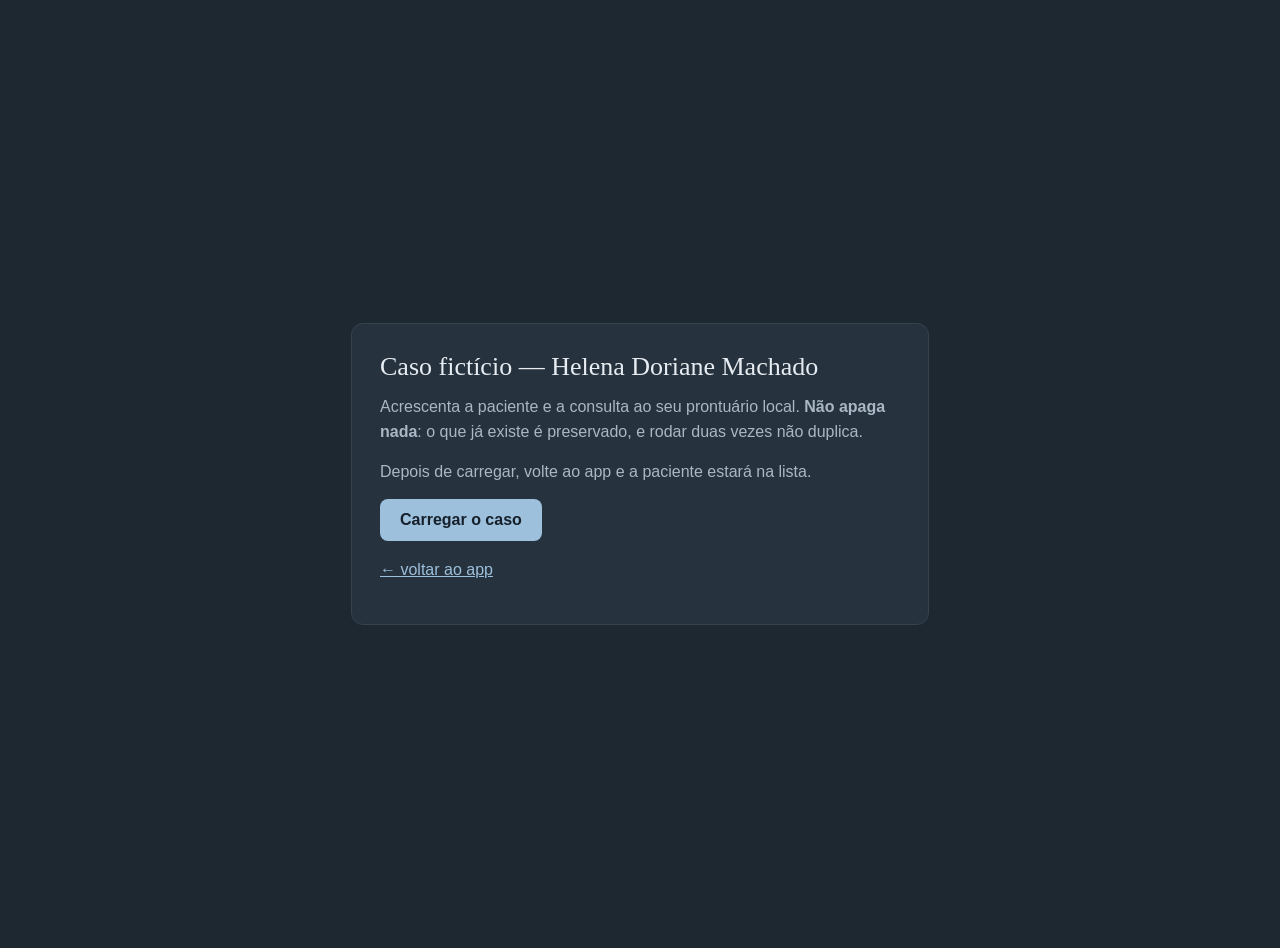
<file: carregar-caso.html>
<!doctype html>
<html lang="pt-BR"><head><meta charset="utf-8"><title>Carregar caso fictício</title>
<style>
 body{font-family:-apple-system,BlinkMacSystemFont,"Segoe UI",sans-serif;background:#1e2831;color:#e6ecf1;
      display:flex;min-height:100vh;align-items:center;justify-content:center;margin:0;padding:24px}
 .card{max-width:520px;background:#26323d;border:1px solid #35434f;border-radius:12px;padding:28px}
 h1{font-family:Georgia,serif;font-weight:500;font-size:26px;margin:0 0 12px}
 p{line-height:1.6;color:#a9b8c4;margin:0 0 14px}
 button{font:inherit;font-weight:600;background:#9dc0dc;color:#16202b;border:0;border-radius:8px;
        padding:12px 20px;cursor:pointer}
 button:hover{background:#b0cee5}
 a{color:#9dc0dc}
 #saida{margin-top:16px;font-size:15px;color:#8fd0a8}
</style></head><body><div class="card">
<h1>Caso fictício — Helena Doriane Machado</h1>
<p>Acrescenta a paciente e a consulta ao seu prontuário local. <strong>Não apaga nada</strong>:
o que já existe é preservado, e rodar duas vezes não duplica.</p>
<p>Depois de carregar, volte ao app e a paciente estará na lista.</p>
<button id="btn">Carregar o caso</button>
<p id="saida"></p>
<p><a href="/index.html">← voltar ao app</a></p>
</div>
<script>
document.getElementById('btn').addEventListener('click', () => {

  const CHAVE = 'regis_psiquiatr_ia_v1';
  const atual = JSON.parse(localStorage.getItem(CHAVE) || '{}');
  const paciente = {
  "id": "p-ficticio-2",
  "nome": "Helena Doriane Machado (fictícia)",
  "nascimento": "1991-11-03",
  "sexo": "Feminino",
  "estadoCivil": "Solteiro(a)",
  "ocupacao": "Fonoaudióloga",
  "escolaridade": "Superior completo",
  "religiao": "Católica não praticante",
  "telefone": "(31) 90000-0000",
  "cidade": "Belo Horizonte",
  "estado": "MG"
};
  const consulta = {
  "id": "c-ficticio-2",
  "patientId": "p-ficticio-2",
  "data": "2026-08-19",
  "label": "Consulta — caso fictício",
  "type": "consultation",
  "consultationMode": "IN_PERSON",
  "anamnesisInputMode": "manual",
  "queixa": "Estou cansada de viver triste e sozinha.",
  "hdaManual": "Refere humor deprimido persistente desde a adolescencia, sem periodo de remissao completa, com piora nos ultimos dois anos. Ja usou tres antidepressivos em dose plena e tempo adequado, com potencializacao por litio, sem resposta sustentada. Refere beneficio parcial e o unico consistente com psicoterapia cognitivo-comportamental e com terapia comportamental dialetica. Eletroconvulsoterapia foi indicada por dois psiquiatras anteriores e recusada por ela. Duas internacoes psiquiatricas por ideacao suicida e por cortes profundos em antebraco que exigiram sutura. Nota que os episodios de autolesao se concentram nos dias seguintes a visitas a familia ou a visitas dos pais sem aviso previo. Mantem desempenho profissional elevado, e referencia no servico onde atende criancas com deficiencia auditiva. Refere dificuldade importante de intimidade: medo e nojo intensos diante de qualquer aproximacao sexual, seguidos de vergonha e sensacao de ser 'suja'. Sono nao reparador na maioria das noites, com pesadelos recorrentes de perseguicao por um homem que ela nao consegue identificar. Refere sobressalto exagerado a ruidos, conferencia repetida das portas antes de dormir e habito de contar ou cantar mentalmente para nao deixar os pensamentos virem. Quando ansiosa, muda os moveis de lugar e diz que isso a faz sentir-se mais segura.",
  "medicos": "Sem comorbidade clinica conhecida. Hemograma, TSH, B12 e funcao hepatica normais ha tres meses. Nao usa medicacao nao psiquiatrica.",
  "depressaoSintomas": [
    "Desinteresse ou falta de prazer",
    "Desanimo ou desesperanca",
    "Cansaco ou falta de energia",
    "Dificuldade de concentracao",
    "Baixa autoestima",
    "Sentimento de ruina"
  ],
  "maniaHipomaniaSintomas": [
    "Nega sintomas relacionados"
  ],
  "ansiedadeSintomas": [
    "Tensao corporal",
    "Dificuldade de focar",
    "Sintomas fisicos"
  ],
  "psicoseSintomas": [
    "Nega sintomas relacionados"
  ],
  "sonoCaracteristicas": [
    "Sono nao reparador",
    "Dificuldade para adormecer",
    "Despertares noturnos"
  ],
  "apetiteCaracteristicas": [
    "Reducao do apetite"
  ],
  "usoSubstanciasComportamentos": [],
  "impactoSintomas": [
    "Moderado"
  ],
  "riscoSuicidioIndicadores": [
    "Desesperanca",
    "Desejo de morrer ou de nao acordar",
    "Ideacao suicida",
    "Autoagressao sem intencao suicida"
  ],
  "riscoSuicidioRazoesViver": "Nega plano e nega intencao atual. Diz que os pensamentos de morte estao 'sempre por perto', sem urgencia no momento.",
  "riscoSuicidioRazoesParaViver": "As criancas que atende e duas amizades de longa data. Refere que nao faria isso com a irma mais nova.",
  "psiPrevios": [
    "Depressao"
  ],
  "tratamentos": [
    "Psicoterapia",
    "Antidepressivos",
    "Estabilizador de humor",
    "Internacao psiquiatrica"
  ],
  "familiares": [
    "Depressao",
    "Outro"
  ],
  "familiaresOutro": "Padrasto com dependencia de alcool, abstinente ha catorze anos.",
  "fatores": [
    "Conflito familiar"
  ],
  "fatoresMelhora": [
    "Psicoterapia",
    "Rotina estruturada",
    "Afastamento de estressor"
  ],
  "impacto": [
    "Moderado",
    "Prejuizo social",
    "Prejuizo familiar"
  ],
  "historia": "Criada pela mae e pelo padrasto a partir dos cinco anos. Refere relacao 'boa' com ambos. Descreve o padrasto como 'controlador' com a mae e com dificuldade de lidar com a propria raiva, abstinente de alcool ha catorze anos. O irmao mais velho relatou, quando ela tinha onze anos, 'toques estranhos' por parte do padrasto. Nao houve investigacao. Houve pedido de desculpas do padrasto as duas criancas dentro de uma intervencao da igreja e de internacao para tratamento de alcoolismo. A paciente nega ter sofrido qualquer abuso e nega sentimentos a respeito: diz que 'ele resolveu aquilo, nao tenho por que ter raiva'. Refere poucas lembrancas do periodo entre os seis e os doze anos. Os irmaos brincam que ela nao lembra de aniversarios, festas de escola nem viagens. Explica a falha de memoria dizendo que 'nao lembro porque nao aconteceu nada'. Retraida ate o ensino medio, quando passou a ter bom rendimento e a participar de grupos. Nega uso de alcool ou de outras substancias, e refere que o cheiro de alcool lhe da nausea.",
  "aparencia": [
    "Adequada"
  ],
  "atencao": [
    "Distraibilidade",
    "Hipervigil"
  ],
  "orientacao": [
    "Orientado"
  ],
  "memoria": [
    "Amnesia lacunar"
  ],
  "sensopercepcao": [
    "Sem alteracao"
  ],
  "pensamentoCursoForma": [
    "Adequado"
  ],
  "pensamentoConteudo": [
    "Ideacao suicida"
  ],
  "linguagem": [
    "Adequada"
  ],
  "humor": [
    "Depressao/hipotimia"
  ],
  "afeto": [
    "Afeto restrito/aplanado",
    "Embotamento"
  ],
  "psicomotricidade": [
    "Sem alteracao"
  ],
  "vontade": [
    "Hipobulia"
  ],
  "juizoCritico": [
    "Preservado"
  ],
  "memoriaOutro": "Lacuna referida entre os seis e os doze anos, sem amnesia continua no dia a dia.",
  "afetoOutro": "Descreve-se como 'anestesiada'. Respostas coerentes e objetivas, frequentemente sem conteudo emocional.",
  "fisico": "Cicatrizes lineares antigas em face anterior de ambos os antebracos. Sem outros achados relevantes.",
  "aiMode": "rag",
  "pharmaAiMode": "rag",
  "diagnosticoAiSindromico": "Síndrome depressiva persistente grave, com sintomas ansiosos, ideação suicida crônica e episódios de autoagressão\nSíndrome de estresse pós-traumático crônico, com sintomas dissociativos, hipervigilância, pesadelos e evitação",
  "diagnosticoAiNosologico": "Transtorno depressivo persistente (distimia), episódio grave, resistente ao tratamento - CID-11: 6A72 - DSM-5-TR: F34.1\nTranstorno de estresse pós-traumático (TEPT) - CID-11: 6B40 - DSM-5-TR: F43.10\nTranstorno de personalidade borderline - CID-11: 6D10 - DSM-5-TR: F60.3",
  "diagnosticoAiEtiologico": "Histórico de trauma psicológico na infância/adolescência",
  "ragSources": [
    {
      "file_id": "file-Te7pAHiy5FRS5AqQYP6TPf",
      "filename": "Tratado psiquiatria 2022 ABP 2.pdf",
      "score": 0.5685,
      "attributes": {}
    }
  ],
  "aiStatus": "Caso fictício carregado com o resultado real da RAG.",
  "tratamentoAiMedicamentos": "Imipramina | Dose inicial: 100 mg/dia | Progressao: Aumentar gradualmente conforme tolerância e resposta clínica, geralmente em incrementos semanais de 25-50 mg | Dose final: 150-200 mg/dia\nMirtazapina | Dose inicial: 15 mg/dia à noite | Progressao: Aumentar para 30 mg/dia após 1-2 semanas, conforme resposta e tolerância | Dose final: 30-45 mg/dia\nQuetiapina (off-label para potencialização) | Dose inicial: 25 mg/noite | Progressao: Aumentar gradualmente em incrementos de 25-50 mg a cada poucos dias, conforme tolerância e resposta | Dose final: 150-300 mg/dia",
  "tratamentoAiAbordagens": "Psicoterapia cognitivo-comportamental e terapia comportamental dialética | Manter e intensificar acompanhamento psicoterápico estruturado, com foco em manejo de sintomas depressivos, estratégias de enfrentamento e prevenção de recaídas.\nIntervenção em trauma e TEPT | Avaliar indicação de abordagens específicas para trauma, como EMDR ou terapia focada em trauma, conforme disponibilidade e aceitação da paciente.\nPlano de segurança e monitoramento de risco | Elaborar plano de segurança para manejo de ideação suicida e autoagressão, com monitoramento regular do risco e envolvimento de rede de apoio confiável.",
  "treatmentStatus": "Caso fictício: 3 opções medicamentosas e 3 abordagens propostas para você assinalar.",
  "diagnosticoSelecionado": [],
  "tratamentoMedicamentosSelecionados": [],
  "abordagensSelecionadas": []
};
  const semDuplicata = (lista, id) => (Array.isArray(lista) ? lista : []).filter(x => x.id !== id);
  const novo = {
    ...atual,
    patients: [paciente, ...semDuplicata(atual.patients, paciente.id)],
    consultations: [consulta, ...semDuplicata(atual.consultations, consulta.id)],
    returns: Array.isArray(atual.returns) ? atual.returns : []
  };
  localStorage.setItem(CHAVE, JSON.stringify(novo));
  console.log('Caso fictício carregado. Pacientes agora:', novo.patients.length);
  document.getElementById('saida').textContent = 'Pronto. Voltando ao app...';
  setTimeout(() => { location.href = '/index.html'; }, 900);
});
</script></body></html>
</file>
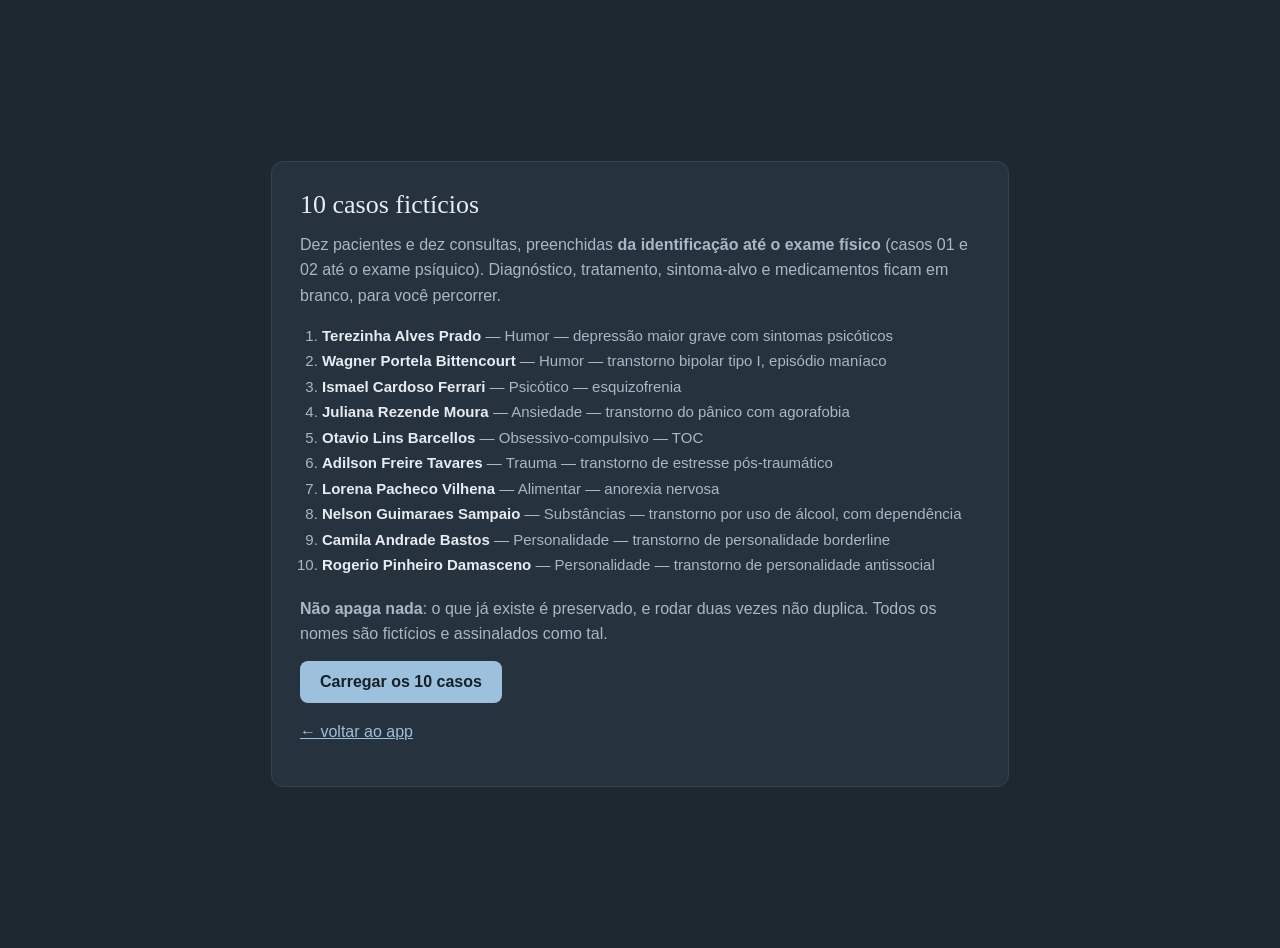
<file: carregar-casos.html>
<!doctype html>
<html lang="pt-BR"><head><meta charset="utf-8"><title>Carregar 10 casos fictícios</title>
<style>
 body{font-family:-apple-system,BlinkMacSystemFont,"Segoe UI",sans-serif;background:#1e2831;color:#e6ecf1;
      display:flex;min-height:100vh;align-items:center;justify-content:center;margin:0;padding:24px}
 .card{max-width:680px;background:#26323d;border:1px solid #35434f;border-radius:12px;padding:28px}
 h1{font-family:Georgia,serif;font-weight:500;font-size:26px;margin:0 0 12px}
 p{line-height:1.6;color:#a9b8c4;margin:0 0 14px}
 ol{line-height:1.7;color:#a9b8c4;margin:0 0 18px;padding-left:22px;font-size:15px}
 ol strong{color:#e6ecf1;font-weight:600}
 button{font:inherit;font-weight:600;background:#9dc0dc;color:#16202b;border:0;border-radius:8px;
        padding:12px 20px;cursor:pointer}
 button:hover{background:#b0cee5}
 a{color:#9dc0dc}
 #saida{margin-top:16px;font-size:15px;color:#8fd0a8}
</style></head><body><div class="card">
<h1>10 casos fictícios</h1>
<p>Dez pacientes e dez consultas, preenchidas <strong>da identificação até o exame físico</strong> (casos 01 e 02 até o exame psíquico).
Diagnóstico, tratamento, sintoma-alvo e medicamentos ficam em branco, para você percorrer.</p>
<ol>
  <li><strong>Terezinha Alves Prado</strong> — Humor — depressão maior grave com sintomas psicóticos</li>
  <li><strong>Wagner Portela Bittencourt</strong> — Humor — transtorno bipolar tipo I, episódio maníaco</li>
  <li><strong>Ismael Cardoso Ferrari</strong> — Psicótico — esquizofrenia</li>
  <li><strong>Juliana Rezende Moura</strong> — Ansiedade — transtorno do pânico com agorafobia</li>
  <li><strong>Otavio Lins Barcellos</strong> — Obsessivo-compulsivo — TOC</li>
  <li><strong>Adilson Freire Tavares</strong> — Trauma — transtorno de estresse pós-traumático</li>
  <li><strong>Lorena Pacheco Vilhena</strong> — Alimentar — anorexia nervosa</li>
  <li><strong>Nelson Guimaraes Sampaio</strong> — Substâncias — transtorno por uso de álcool, com dependência</li>
  <li><strong>Camila Andrade Bastos</strong> — Personalidade — transtorno de personalidade borderline</li>
  <li><strong>Rogerio Pinheiro Damasceno</strong> — Personalidade — transtorno de personalidade antissocial</li>
</ol>
<p><strong>Não apaga nada</strong>: o que já existe é preservado, e rodar duas vezes não duplica.
Todos os nomes são fictícios e assinalados como tal.</p>
<button id="btn">Carregar os 10 casos</button>
<p id="saida"></p>
<p><a href="/index.html">← voltar ao app</a></p>
</div>
<script>
document.getElementById('btn').addEventListener('click', () => {
  const CHAVE = 'regis_psiquiatr_ia_v1';
  const atual = JSON.parse(localStorage.getItem(CHAVE) || '{}');
  const pacientes = [
  {
    "nome": "Terezinha Alves Prado (fictícia)",
    "sexo": "Feminino",
    "genero": "Cis",
    "nascimento": "1968-02-14",
    "estadoCivil": "Viuvo(a)",
    "ocupacao": "Aposentada, ex-costureira",
    "escolaridade": "Fundamental",
    "religiao": "Catolica",
    "telefone": "(31) 90000-0001",
    "cidade": "Contagem",
    "estado": "MG",
    "id": "p-caso-01"
  },
  {
    "nome": "Wagner Portela Bittencourt (fictício)",
    "sexo": "Masculino",
    "genero": "Cis",
    "nascimento": "1995-06-30",
    "estadoCivil": "Solteiro(a)",
    "ocupacao": "Corretor de imoveis",
    "escolaridade": "Superior",
    "religiao": "Sem religiao",
    "telefone": "(31) 90000-0002",
    "cidade": "Belo Horizonte",
    "estado": "MG",
    "id": "p-caso-02"
  },
  {
    "nome": "Ismael Cardoso Ferrari (fictício)",
    "sexo": "Masculino",
    "genero": "Cis",
    "nascimento": "2002-09-08",
    "estadoCivil": "Solteiro(a)",
    "ocupacao": "Estudante, trancou a faculdade",
    "escolaridade": "Medio",
    "religiao": "Evangelica",
    "telefone": "(31) 90000-0003",
    "cidade": "Betim",
    "estado": "MG",
    "id": "p-caso-03"
  },
  {
    "nome": "Juliana Rezende Moura (fictícia)",
    "sexo": "Feminino",
    "genero": "Cis",
    "nascimento": "1997-04-22",
    "estadoCivil": "Casado(a)",
    "ocupacao": "Analista de recursos humanos",
    "escolaridade": "Superior",
    "religiao": "Espirita",
    "telefone": "(31) 90000-0004",
    "cidade": "Nova Lima",
    "estado": "MG",
    "id": "p-caso-04"
  },
  {
    "nome": "Otavio Lins Barcellos (fictício)",
    "sexo": "Masculino",
    "genero": "Cis",
    "nascimento": "1991-01-19",
    "estadoCivil": "Casado(a)",
    "ocupacao": "Bancario",
    "escolaridade": "Superior",
    "religiao": "Catolica",
    "telefone": "(31) 90000-0005",
    "cidade": "Belo Horizonte",
    "estado": "MG",
    "id": "p-caso-05"
  },
  {
    "nome": "Adilson Freire Tavares (fictício)",
    "sexo": "Masculino",
    "genero": "Cis",
    "nascimento": "1985-07-05",
    "estadoCivil": "Casado(a)",
    "ocupacao": "Policial militar, afastado",
    "escolaridade": "Medio",
    "religiao": "Evangelica",
    "telefone": "(31) 90000-0006",
    "cidade": "Ribeirao das Neves",
    "estado": "MG",
    "id": "p-caso-06"
  },
  {
    "nome": "Lorena Pacheco Vilhena (fictícia)",
    "sexo": "Feminino",
    "genero": "Cis",
    "nascimento": "2007-03-27",
    "estadoCivil": "Solteiro(a)",
    "ocupacao": "Estudante universitaria",
    "escolaridade": "Medio",
    "religiao": "Agnostico(a)",
    "telefone": "(31) 90000-0007",
    "cidade": "Belo Horizonte",
    "estado": "MG",
    "id": "p-caso-07"
  },
  {
    "nome": "Nelson Guimaraes Sampaio (fictício)",
    "sexo": "Masculino",
    "genero": "Cis",
    "nascimento": "1974-10-11",
    "estadoCivil": "Divorciado(a)",
    "ocupacao": "Motorista de caminhao, desempregado",
    "escolaridade": "Fundamental",
    "religiao": "Catolica",
    "telefone": "(31) 90000-0008",
    "cidade": "Sete Lagoas",
    "estado": "MG",
    "id": "p-caso-08"
  },
  {
    "nome": "Camila Andrade Bastos (fictícia)",
    "sexo": "Feminino",
    "genero": "Cis",
    "nascimento": "2000-05-16",
    "estadoCivil": "Solteiro(a)",
    "ocupacao": "Publicitaria",
    "escolaridade": "Superior",
    "religiao": "Sem religiao",
    "telefone": "(31) 90000-0009",
    "cidade": "Belo Horizonte",
    "estado": "MG",
    "id": "p-caso-09"
  },
  {
    "nome": "Rogerio Pinheiro Damasceno (fictício)",
    "sexo": "Masculino",
    "genero": "Cis",
    "nascimento": "1992-12-02",
    "estadoCivil": "Solteiro(a)",
    "ocupacao": "Ajudante de obra, sem vinculo fixo",
    "escolaridade": "Fundamental",
    "religiao": "Sem religiao",
    "telefone": "(31) 90000-0010",
    "cidade": "Belo Horizonte",
    "estado": "MG",
    "id": "p-caso-10"
  }
];
  const consultas = [
  {
    "queixa": "Nao durmo, nao como e sinto que estou apodrecendo por dentro.",
    "hdaManual": "Ha sete meses, apos a morte do marido, iniciou tristeza continua que nao cedeu com o tempo. Nos ultimos dois meses parou de cozinhar, de sair e de atender o telefone. Perdeu 11 kg sem dieta. Acorda por volta das 3h e nao volta a dormir; diz que a manha e a pior parte do dia. Afirma com conviccao que seus orgaos estao apodrecendo e que nao ha mais tratamento possivel, e que a familia gasta dinheiro a toa com ela. Recusa-se a ir ao medico clinico porque 'nao adianta'. Filha relata que a mae repete que seria melhor 'ir logo encontrar o pai'. Nao ha plano estruturado nem tentativa previa.",
    "medicos": "Hipertensao em uso de losartana. Hemograma, TSH, B12, funcao renal e hepatica sem alteracoes ha um mes. Nega doenca neurologica.",
    "depressaoSintomas": [
      "Desinteresse ou falta de prazer",
      "Desanimo ou desesperanca",
      "Cansaco ou falta de energia",
      "Fala lenta",
      "Baixa autoestima",
      "Sentimento de ruina",
      "Sentimento de estorvo para a familia"
    ],
    "maniaHipomaniaSintomas": [
      "Nega sintomas relacionados"
    ],
    "ansiedadeSintomas": [
      "Tensao corporal"
    ],
    "sonoCaracteristicas": [
      "Despertar precoce",
      "Sono nao reparador"
    ],
    "apetiteCaracteristicas": [
      "Reducao do apetite",
      "Perda de peso recente"
    ],
    "usoSubstanciasComportamentos": [],
    "psicoseSintomas": [
      "Outro"
    ],
    "psicoseSintomasOutro": "Conviccao delirante de ruina e de apodrecimento dos orgaos, congruente com o humor. Nega vozes e visoes.",
    "riscoSuicidioIndicadores": [
      "Desesperanca",
      "Desejo de morrer ou de nao acordar",
      "Ideacao suicida"
    ],
    "riscoSuicidioRazoesViver": "Nega plano definido e nega intencao atual. Refere que 'nao faria nada', mas que preferia nao acordar.",
    "riscoSuicidioRazoesParaViver": "A filha e a neta de seis anos.",
    "psiPrevios": [
      "Depressao"
    ],
    "tratamentos": [
      "Antidepressivos"
    ],
    "familiares": [
      "Depressao",
      "Tentativa ou Suicidio"
    ],
    "fatores": [
      "Luto"
    ],
    "fatoresMelhora": [
      "Repouso"
    ],
    "impacto": [
      "Grave",
      "Prejuizo familiar"
    ],
    "aparencia": [
      "Contato visual esquivo ou fixo"
    ],
    "consciencia": [
      "Consciente",
      "Orientado"
    ],
    "atencao": [
      "Hipovigil",
      "Distraibilidade"
    ],
    "memoria": [
      "Preservada"
    ],
    "sensopercepcao": [
      "Sem alteracao"
    ],
    "pensamentoCursoForma": [
      "Bradipsiquismo"
    ],
    "pensamentoConteudo": [
      "Delirio de ruina",
      "Ideacao suicida"
    ],
    "linguagem": [
      "Bradilalia"
    ],
    "humor": [
      "Depressao/hipotimia"
    ],
    "afeto": [
      "Afeto restrito/aplanado"
    ],
    "psicomotricidade": [
      "Lentificacao"
    ],
    "vontade": [
      "Hipobulia"
    ],
    "juizoCritico": [
      "Critica parcial"
    ],
    "aparenciaOutro": "Vestuario descuidado, cabelos nao penteados, higiene reduzida em relacao ao habitual relatado pela filha.",
    "id": "c-caso-01",
    "patientId": "p-caso-01",
    "type": "consultation",
    "consultationMode": "IN_PERSON",
    "anamnesisInputMode": "manual",
    "label": "Consulta — caso fictício 01",
    "createdAt": "2026-08-11T09:00:00.000Z"
  },
  {
    "queixa": "Estou otimo. Quem quis vir foi minha familia.",
    "hdaManual": "Trazido pelo irmao. Ha tres semanas dorme cerca de duas horas por noite e acorda 'com energia de sobra'. Abriu tres negocios simultaneos, assinou contrato de aluguel de uma sala comercial e gastou cerca de R$ 40 mil no cartao do irmao. Fala sem parar, muda de assunto no meio da frase e se irrita quando interrompido. Enviou mensagens de madrugada a antigos clientes. Diz que foi escolhido para 'reorganizar o mercado imobiliario da cidade'. Ha uma internacao previa aos 24 anos, em quadro semelhante, com boa resposta a litio; abandonou a medicacao ha oito meses por conta propria.",
    "medicos": "Sem comorbidade clinica. Litemia previa em prontuario antigo. Nao faz uso de medicacao no momento.",
    "depressaoSintomas": [],
    "maniaHipomaniaSintomas": [
      "Muito acelerado",
      "Com muita energia",
      "Falando mais",
      "Dormindo pouco",
      "Fazendo coisas impulsivas"
    ],
    "ansiedadeSintomas": [
      "Irritabilidade",
      "Agitacao"
    ],
    "sonoCaracteristicas": [
      "Dificuldade para adormecer"
    ],
    "apetiteCaracteristicas": [
      "Reducao do apetite"
    ],
    "usoSubstanciasComportamentos": [
      "Alcool",
      "Compras Compulsivas"
    ],
    "psicoseSintomas": [
      "Ideias de referencia",
      "Outro"
    ],
    "psicoseSintomasOutro": "Conviccao de missao empresarial grandiosa e de ter sido escolhido para transformar o setor. Nega alucinacoes.",
    "riscoSuicidioIndicadores": [
      "Nega ideacao, plano ou intencao suicida"
    ],
    "psiPrevios": [
      "Transtorno bipolar"
    ],
    "tratamentos": [
      "Estabilizador de humor",
      "Internacao psiquiatrica"
    ],
    "familiares": [
      "Transtorno bipolar"
    ],
    "fatores": [
      "Privacao de sono"
    ],
    "fatoresMelhora": [
      "Medicacao"
    ],
    "impacto": [
      "Grave",
      "Prejuizo social",
      "Prejuizo familiar"
    ],
    "aparencia": [
      "Arrogancia",
      "Seducao"
    ],
    "consciencia": [
      "Consciente",
      "Orientado"
    ],
    "atencao": [
      "Distraibilidade",
      "Hipervigil"
    ],
    "memoria": [
      "Preservada"
    ],
    "sensopercepcao": [
      "Sem alteracao"
    ],
    "pensamentoCursoForma": [
      "Taquipsiquismo",
      "Fuga de ideias"
    ],
    "pensamentoConteudo": [
      "Delirio de grandeza",
      "Ideias de sobrevalia"
    ],
    "linguagem": [
      "Logorreia",
      "Taquilalia"
    ],
    "humor": [
      "Euforia/hipertimia",
      "Disforia (irritabilidade extrema)"
    ],
    "afeto": [
      "Labilidade afetiva"
    ],
    "psicomotricidade": [
      "Agitacao"
    ],
    "vontade": [
      "Impulsividade"
    ],
    "juizoCritico": [
      "Negacao da doenca",
      "Incapacidade de prever consequencias dos atos"
    ],
    "linguagemOutro": "Interrompe o examinador, retoma tres assuntos ao mesmo tempo e faz trocadilhos com as perguntas.",
    "id": "c-caso-02",
    "patientId": "p-caso-02",
    "type": "consultation",
    "consultationMode": "IN_PERSON",
    "anamnesisInputMode": "manual",
    "label": "Consulta — caso fictício 02",
    "createdAt": "2026-08-12T09:00:00.000Z"
  },
  {
    "queixa": "Eles instalaram alguma coisa em mim e ficam comentando o que eu penso.",
    "hdaManual": "Ha cerca de dois anos, queda progressiva do rendimento na faculdade, que trancou ha oito meses. Passou a ficar no quarto com as cortinas fechadas, dormindo de dia e acordado de madrugada. Ha um ano refere ouvir duas vozes masculinas que conversam entre si sobre o que ele faz e comentam seus pensamentos em terceira pessoa. Acredita que vizinhos instalaram um dispositivo nele e que seus pensamentos sao 'transmitidos'. Cobriu o espelho do quarto e passou a usar bone dentro de casa. Higiene reduzida, sem interesse por atividades que antes gostava. Mae relata que ele fala sozinho e que as frases 'nao terminam'.",
    "medicos": "Sem comorbidade clinica conhecida. Nao usa medicacao. Nao ha historico de trauma craniano nem de crise convulsiva.",
    "depressaoSintomas": [
      "Desinteresse ou falta de prazer",
      "Cansaco ou falta de energia"
    ],
    "maniaHipomaniaSintomas": [
      "Nega sintomas relacionados"
    ],
    "ansiedadeSintomas": [
      "Tensao corporal"
    ],
    "sonoCaracteristicas": [
      "Dificuldade para adormecer",
      "Dormir em excesso"
    ],
    "apetiteCaracteristicas": [
      "Reducao do apetite"
    ],
    "usoSubstanciasComportamentos": [
      "Canabinoides",
      "Nicotina"
    ],
    "psicoseSintomas": [
      "Ideias de perseguicao",
      "Sensacao de estar sendo observado ou comentado",
      "Ideias de referencia",
      "Desconfianca excessiva",
      "Vozes ou ruidos sem fonte externa",
      "Pensamento desorganizado",
      "Comportamento desorganizado",
      "Sensacao de controle ou interferencia no pensamento"
    ],
    "riscoSuicidioIndicadores": [
      "Nega ideacao, plano ou intencao suicida"
    ],
    "psiPrevios": [],
    "tratamentos": [],
    "familiares": [
      "Esquizofrenia"
    ],
    "fatores": [
      "Uso de substancias"
    ],
    "fatoresMelhora": [],
    "impacto": [
      "Incapacitante",
      "Prejuizo social",
      "Prejuizo familiar"
    ],
    "aparencia": [
      "Bizarrice",
      "Contato visual esquivo ou fixo"
    ],
    "consciencia": [
      "Consciente",
      "Orientado"
    ],
    "atencao": [
      "Distraibilidade"
    ],
    "memoria": [
      "Preservada"
    ],
    "sensopercepcao": [
      "Alucinacao auditiva"
    ],
    "pensamentoCursoForma": [
      "Afrouxamento de nexos",
      "Bloqueio/interceptacao"
    ],
    "pensamentoConteudo": [
      "Delirio de perseguicao"
    ],
    "linguagem": [
      "Neologismo"
    ],
    "humor": [
      "Eutimia (normal)"
    ],
    "afeto": [
      "Embotamento"
    ],
    "psicomotricidade": [
      "Sem alteracao"
    ],
    "vontade": [
      "Abulia"
    ],
    "juizoCritico": [
      "Negacao da doenca"
    ],
    "sensopercepcaoOutro": "Duas vozes em terceira pessoa, que comentam seus atos e conversam entre si.",
    "linguagemOutro": "Usa 'transmissao mental' e 'aparelhagem' com sentido proprio, que nao consegue explicar.",
    "id": "c-caso-03",
    "patientId": "p-caso-03",
    "type": "consultation",
    "consultationMode": "IN_PERSON",
    "anamnesisInputMode": "manual",
    "label": "Consulta — caso fictício 03",
    "createdAt": "2026-08-13T09:00:00.000Z",
    "fisico": "PA 118x74 mmHg, FC 82 bpm, afebril, IMC 20,4. Sem rigidez, tremor ou discinesia. Marcha e equilibrio normais. Pupilas isocoricas e fotorreagentes; pares cranianos sem alteracao. Forca e reflexos simetricos, sem sinais focais. Sem sinais de intoxicacao no momento do exame."
  },
  {
    "queixa": "Tenho crises em que acho que vou morrer, e agora nao consigo mais sair sozinha.",
    "hdaManual": "Ha cinco meses, primeira crise dentro do onibus: palpitacao, falta de ar, formigamento nas maos, tremor e sensacao de morte iminente, com pico em poucos minutos e duracao de cerca de vinte minutos. Desde entao teve nove crises, quatro delas sem gatilho identificavel. Foi ao pronto-socorro em quatro ocasioes; ECG e exames sem alteracao nas quatro. Passou a evitar onibus, shopping, fila de banco e elevador, e ha seis semanas so sai de casa acompanhada pelo marido. Deixou de ir ao escritorio e trabalha remotamente. Refere medo constante de ter nova crise em publico.",
    "medicos": "ECG, troponina, hemograma, TSH e eletrolitos normais em quatro atendimentos de urgencia. Sem comorbidade clinica.",
    "depressaoSintomas": [
      "Cansaco ou falta de energia"
    ],
    "maniaHipomaniaSintomas": [
      "Nega sintomas relacionados"
    ],
    "ansiedadeSintomas": [
      "Falta de controle",
      "Preocupacao excessiva",
      "Tensao corporal",
      "Sintomas fisicos",
      "Agitacao"
    ],
    "sonoCaracteristicas": [
      "Dificuldade para adormecer",
      "Sono nao reparador"
    ],
    "apetiteCaracteristicas": [],
    "usoSubstanciasComportamentos": [
      "Cafeina"
    ],
    "psicoseSintomas": [
      "Nega sintomas relacionados"
    ],
    "riscoSuicidioIndicadores": [
      "Nega ideacao, plano ou intencao suicida"
    ],
    "psiPrevios": [],
    "tratamentos": [],
    "familiares": [
      "Ansiedade"
    ],
    "fatores": [
      "Stress e mudanca de rotina",
      "Problemas profissionais"
    ],
    "fatoresMelhora": [
      "Tecnicas de relaxamento",
      "Sono adequado"
    ],
    "impacto": [
      "Moderado",
      "Prejuizo social"
    ],
    "aparencia": [
      "Adequada"
    ],
    "consciencia": [
      "Consciente",
      "Orientado"
    ],
    "atencao": [
      "Hipervigil"
    ],
    "memoria": [
      "Preservada"
    ],
    "sensopercepcao": [
      "Sem alteracao"
    ],
    "pensamentoCursoForma": [
      "Adequado"
    ],
    "pensamentoConteudo": [
      "Fobias"
    ],
    "linguagem": [
      "Adequada"
    ],
    "humor": [
      "Humor ansioso"
    ],
    "afeto": [
      "Preservado"
    ],
    "psicomotricidade": [
      "Agitacao"
    ],
    "vontade": [
      "Normal"
    ],
    "juizoCritico": [
      "Preservado"
    ],
    "pensamentoConteudoOutro": "Medo antecipatorio de nova crise e de perder o controle em publico; reconhece o medo como desproporcional.",
    "id": "c-caso-04",
    "patientId": "p-caso-04",
    "type": "consultation",
    "consultationMode": "IN_PERSON",
    "anamnesisInputMode": "manual",
    "label": "Consulta — caso fictício 04",
    "createdAt": "2026-08-14T09:00:00.000Z",
    "fisico": "PA 124x80 mmHg, FC 96 bpm regular, afebril. Tireoide sem aumento e sem nodulos. Ausculta cardiaca e pulmonar sem alteracoes. Tremor fino de extremidades; maos frias e umidas. Neurologico sem sinais focais, reflexos simetricos."
  },
  {
    "queixa": "Sei que nao faz sentido, mas nao consigo parar de lavar as maos e de conferir tudo.",
    "hdaManual": "Ha cerca de seis anos, com piora progressiva nos ultimos dez meses. Refere pensamentos repetitivos de contaminacao que descreve como 'nao meus', acompanhados de ansiedade intensa, aliviada temporariamente pela lavagem. Lava as maos cerca de quarenta vezes por dia, com dermatite de contato nas maos e nos punhos. Antes de sair, confere fogao, tomadas e fechadura em series de tres, e recomeca se perder a conta. Sai de casa em media cinquenta minutos antes do necessario e ainda assim chega atrasado. A esposa passou a conferir por ele, o que reduziu as brigas e, segundo ele, 'piorou tudo'. Reconhece que os rituais sao excessivos e se envergonha deles.",
    "medicos": "Dermatite de contato em maos, em acompanhamento dermatologico. Sem outras comorbidades.",
    "depressaoSintomas": [
      "Cansaco ou falta de energia",
      "Baixa autoestima"
    ],
    "maniaHipomaniaSintomas": [
      "Nega sintomas relacionados"
    ],
    "ansiedadeSintomas": [
      "Preocupacao excessiva",
      "Tensao corporal",
      "Dificuldade de focar"
    ],
    "sonoCaracteristicas": [
      "Dificuldade para adormecer"
    ],
    "apetiteCaracteristicas": [],
    "usoSubstanciasComportamentos": [],
    "psicoseSintomas": [
      "Nega sintomas relacionados"
    ],
    "riscoSuicidioIndicadores": [
      "Nega ideacao, plano ou intencao suicida"
    ],
    "psiPrevios": [],
    "tratamentos": [
      "Psicoterapia"
    ],
    "familiares": [
      "TOC"
    ],
    "fatores": [
      "Stress e mudanca de rotina",
      "Problemas profissionais"
    ],
    "fatoresMelhora": [
      "Psicoterapia",
      "Rotina estruturada"
    ],
    "impacto": [
      "Grave",
      "Prejuizo familiar"
    ],
    "aparencia": [
      "Adequada"
    ],
    "consciencia": [
      "Consciente",
      "Orientado"
    ],
    "atencao": [
      "Hipertenaz"
    ],
    "memoria": [
      "Preservada"
    ],
    "sensopercepcao": [
      "Sem alteracao"
    ],
    "pensamentoCursoForma": [
      "Perseveracao"
    ],
    "pensamentoConteudo": [
      "Obsessoes"
    ],
    "linguagem": [
      "Adequada"
    ],
    "humor": [
      "Humor ansioso"
    ],
    "afeto": [
      "Preservado"
    ],
    "psicomotricidade": [
      "Sem alteracao"
    ],
    "vontade": [
      "Compulsao"
    ],
    "juizoCritico": [
      "Preservado"
    ],
    "aparenciaOutro": "Maos com eritema e fissuras; evita apertar a mao do examinador e pede para nao tocar na mesa.",
    "id": "c-caso-05",
    "patientId": "p-caso-05",
    "type": "consultation",
    "consultationMode": "IN_PERSON",
    "anamnesisInputMode": "manual",
    "label": "Consulta — caso fictício 05",
    "createdAt": "2026-08-15T09:00:00.000Z",
    "fisico": "PA 122x78 mmHg, FC 76 bpm. Dermatite de contato com fissuras no dorso das maos e nos punhos, bilateral, sem sinais de infeccao. Sem tiques motores ou vocais durante o exame. Neurologico sem alteracoes."
  },
  {
    "queixa": "Depois daquele dia eu nao consigo mais ficar de costas para a porta.",
    "hdaManual": "Ha catorze meses participou de confronto armado em servico, no qual um colega foi morto ao seu lado. Desde entao apresenta pesadelos quase diarios com a cena e revivescencias durante o dia, desencadeadas por estampido, fogos de artificio e cheiro de polvora. Evita a rua onde ocorreu o fato e deixou de assistir a noticiario. Sobressalto exagerado a ruidos, verificacao repetida de portas e janelas, e recusa a sentar-se de costas para a entrada de qualquer ambiente. Irritabilidade importante, com dois episodios de explosao verbal em casa que o assustaram. Aumentou o consumo de alcool a noite 'para conseguir dormir'. Refere lembranca fragmentada do proprio confronto: nao recorda os minutos seguintes aos disparos.",
    "medicos": "Sem comorbidade clinica. Afastado do servico operacional ha dez meses. Nao usa medicacao psiquiatrica.",
    "depressaoSintomas": [
      "Desinteresse ou falta de prazer",
      "Cansaco ou falta de energia",
      "Dificuldade de concentracao"
    ],
    "maniaHipomaniaSintomas": [
      "Nega sintomas relacionados"
    ],
    "ansiedadeSintomas": [
      "Tensao corporal",
      "Irritabilidade",
      "Sintomas fisicos"
    ],
    "sonoCaracteristicas": [
      "Dificuldade para adormecer",
      "Despertares noturnos",
      "Sono nao reparador"
    ],
    "apetiteCaracteristicas": [
      "Reducao do apetite"
    ],
    "usoSubstanciasComportamentos": [
      "Alcool",
      "Nicotina"
    ],
    "psicoseSintomas": [
      "Nega sintomas relacionados"
    ],
    "riscoSuicidioIndicadores": [
      "Desesperanca"
    ],
    "riscoSuicidioRazoesViver": "Nega ideacao, plano e intencao. Refere desanimo com o futuro profissional, sem desejo de morrer.",
    "riscoSuicidioRazoesParaViver": "As duas filhas e a esposa.",
    "psiPrevios": [],
    "tratamentos": [],
    "familiares": [
      "Depressao"
    ],
    "fatores": [
      "Outro"
    ],
    "fatoresOutro": "Confronto armado em servico, com morte de colega ao seu lado.",
    "fatoresMelhora": [
      "Afastamento de estressor",
      "Atividade fisica"
    ],
    "impacto": [
      "Grave",
      "Prejuizo social",
      "Prejuizo familiar"
    ],
    "aparencia": [
      "Contato visual esquivo ou fixo"
    ],
    "consciencia": [
      "Consciente",
      "Orientado"
    ],
    "atencao": [
      "Hipervigil",
      "Distraibilidade"
    ],
    "memoria": [
      "Amnesia lacunar"
    ],
    "sensopercepcao": [
      "Sem alteracao"
    ],
    "pensamentoCursoForma": [
      "Adequado"
    ],
    "pensamentoConteudo": [
      "Adequado"
    ],
    "linguagem": [
      "Adequada"
    ],
    "humor": [
      "Disforia (irritabilidade extrema)"
    ],
    "afeto": [
      "Afeto restrito/aplanado"
    ],
    "psicomotricidade": [
      "Sem alteracao"
    ],
    "vontade": [
      "Normal"
    ],
    "juizoCritico": [
      "Preservado"
    ],
    "memoriaOutro": "Lacuna para os minutos seguintes aos disparos; memoria preservada no dia a dia.",
    "sensopercepcaoOutro": "Revivescencias intrusivas da cena, com critica preservada -- reconhece que a cena nao esta acontecendo.",
    "psicomotricidadeOutro": "Sobressalto marcado a ruido de porta durante a entrevista.",
    "id": "c-caso-06",
    "patientId": "p-caso-06",
    "type": "consultation",
    "consultationMode": "IN_PERSON",
    "anamnesisInputMode": "manual",
    "label": "Consulta — caso fictício 06",
    "createdAt": "2026-08-16T09:00:00.000Z",
    "fisico": "PA 138x88 mmHg, FC 90 bpm. Sobressalto evidente ao ruido da porta; ao entrar, varre a sala com o olhar e escolhe a cadeira de frente para a entrada. Sem tremor de repouso, sem sudorese, sem halito etilico. Neurologico sem sinais focais."
  },
  {
    "queixa": "Minha mae me trouxe. Eu me acho gorda e ela acha que eu estou magra demais.",
    "hdaManual": "Ha cerca de dezoito meses iniciou restricao alimentar progressiva, comecando por 'cortar besteira'. Hoje faz uma refeicao por dia, pesa os alimentos e mantem lista mental de calorias. Perdeu 16 kg no periodo; IMC atual 15,8. Exercita-se por cerca de tres horas por dia, e fica angustiada se e impedida. Refere uso de laxante duas a tres vezes por semana nos ultimos quatro meses. Amenorreia ha cinco meses. Veste roupas largas e evita se pesar diante de outras pessoas, mas se pesa varias vezes ao dia em casa. Descreve o corpo como 'flacido e enorme' e nao reconhece risco no proprio estado. Rendimento academico mantido, com nota alta e cobranca importante de desempenho.",
    "medicos": "IMC 15,8. Amenorreia ha cinco meses. Potassio 3,1 mEq/L, bradicardia de 48 bpm, hipotensao postural. Encaminhada para avaliacao clinica e nutricional.",
    "depressaoSintomas": [
      "Baixa autoestima",
      "Cansaco ou falta de energia",
      "Dificuldade de concentracao"
    ],
    "maniaHipomaniaSintomas": [
      "Nega sintomas relacionados"
    ],
    "ansiedadeSintomas": [
      "Preocupacao excessiva",
      "Tensao corporal"
    ],
    "sonoCaracteristicas": [
      "Dificuldade para adormecer",
      "Sono nao reparador"
    ],
    "apetiteCaracteristicas": [
      "Reducao do apetite",
      "Perda de peso recente"
    ],
    "usoSubstanciasComportamentos": [
      "Transtornos Alimentares"
    ],
    "psicoseSintomas": [
      "Nega sintomas relacionados"
    ],
    "riscoSuicidioIndicadores": [
      "Nega ideacao, plano ou intencao suicida"
    ],
    "psiPrevios": [],
    "tratamentos": [],
    "familiares": [
      "Depressao",
      "Ansiedade"
    ],
    "fatores": [
      "Stress e mudanca de rotina"
    ],
    "fatoresMelhora": [],
    "impacto": [
      "Grave",
      "Prejuizo social"
    ],
    "aparencia": [
      "Contato visual esquivo ou fixo"
    ],
    "consciencia": [
      "Consciente",
      "Orientado"
    ],
    "atencao": [
      "Hipertenaz"
    ],
    "memoria": [
      "Preservada"
    ],
    "sensopercepcao": [
      "Sem alteracao"
    ],
    "pensamentoCursoForma": [
      "Perseveracao"
    ],
    "pensamentoConteudo": [
      "Ideias de sobrevalia"
    ],
    "linguagem": [
      "Adequada"
    ],
    "humor": [
      "Humor ansioso"
    ],
    "afeto": [
      "Afeto restrito/aplanado"
    ],
    "psicomotricidade": [
      "Sem alteracao"
    ],
    "vontade": [
      "Normal"
    ],
    "juizoCritico": [
      "Negacao da doenca"
    ],
    "aparenciaOutro": "Emagrecimento evidente, lanugo em antebracos, extremidades frias. Veste tres camadas de roupa em dia quente.",
    "pensamentoConteudoOutro": "Ideias supervalorizadas sobre peso e forma corporal, com distorcao da imagem: refere-se ao proprio corpo como 'enorme'.",
    "id": "c-caso-07",
    "patientId": "p-caso-07",
    "type": "consultation",
    "consultationMode": "IN_PERSON",
    "anamnesisInputMode": "manual",
    "label": "Consulta — caso fictício 07",
    "createdAt": "2026-08-17T09:00:00.000Z",
    "fisico": "IMC 15,8. PA 90x55 mmHg deitada e 76x50 mmHg em pe, com tontura. FC 48 bpm regular. Pele seca, lanugo no dorso e nos antebracos, cabelo fino, maos e pes frios. Edema discreto de tornozelos. Levanta do agachamento com apoio. Neurologico sem sinais focais."
  },
  {
    "queixa": "Eu paro quando eu quiser. So que agora acordo passando mal se nao beber.",
    "hdaManual": "Uso de alcool desde os quinze anos, diario ha cerca de doze anos. Nos ultimos tres anos passou a beber ao acordar para conter tremor de maos e nausea. Refere aumento importante da quantidade necessaria para o mesmo efeito. Tentou parar sozinho quatro vezes; na ultima, ha dois meses, apresentou tremor intenso, sudorese e uma crise convulsiva, com atendimento em pronto-socorro. Perdeu a carteira de habilitacao ha dez meses e, com ela, o emprego. Divorciado ha dois anos; ve os filhos uma vez por mes. Refere dois episodios em que acordou sem lembrar da noite anterior. Diz que bebe 'como todo mundo' e que veio pela insistencia da irma.",
    "medicos": "TGO 92, TGP 61, GGT 340, VCM 103. Uma crise convulsiva em abstinencia ha dois meses. Hipertensao sem tratamento regular.",
    "depressaoSintomas": [
      "Desanimo ou desesperanca",
      "Cansaco ou falta de energia",
      "Baixa autoestima"
    ],
    "maniaHipomaniaSintomas": [
      "Nega sintomas relacionados"
    ],
    "ansiedadeSintomas": [
      "Tensao corporal",
      "Irritabilidade",
      "Sintomas fisicos"
    ],
    "sonoCaracteristicas": [
      "Despertares noturnos",
      "Sono nao reparador"
    ],
    "apetiteCaracteristicas": [
      "Reducao do apetite"
    ],
    "usoSubstanciasComportamentos": [
      "Alcool",
      "Nicotina"
    ],
    "psicoseSintomas": [
      "Nega sintomas relacionados"
    ],
    "riscoSuicidioIndicadores": [
      "Desesperanca",
      "Desejo de morrer ou de nao acordar"
    ],
    "riscoSuicidioRazoesViver": "Nega plano e intencao. Refere que 'as vezes pensa que seria mais facil sumir', sem intencao de se matar.",
    "riscoSuicidioRazoesParaViver": "Os dois filhos e a irma, que o acompanhou a consulta.",
    "psiPrevios": [],
    "tratamentos": [
      "Internacao psiquiatrica"
    ],
    "familiares": [
      "Outro"
    ],
    "familiaresOutro": "Pai com dependencia de alcool, falecido por cirrose.",
    "fatores": [
      "Uso de substancias",
      "Problemas profissionais",
      "Problemas financeiros"
    ],
    "fatoresMelhora": [
      "Reducao de substancias",
      "Afastamento de estressor"
    ],
    "impacto": [
      "Grave",
      "Prejuizo social",
      "Prejuizo familiar"
    ],
    "aparencia": [
      "Contato visual esquivo ou fixo"
    ],
    "consciencia": [
      "Consciente",
      "Orientado"
    ],
    "atencao": [
      "Hipovigil",
      "Distraibilidade"
    ],
    "memoria": [
      "Amnesia lacunar"
    ],
    "sensopercepcao": [
      "Sem alteracao"
    ],
    "pensamentoCursoForma": [
      "Adequado"
    ],
    "pensamentoConteudo": [
      "Adequado"
    ],
    "linguagem": [
      "Adequada"
    ],
    "humor": [
      "Disforia (irritabilidade extrema)"
    ],
    "afeto": [
      "Labilidade afetiva"
    ],
    "psicomotricidade": [
      "Sem alteracao"
    ],
    "vontade": [
      "Compulsao"
    ],
    "juizoCritico": [
      "Negacao da doenca",
      "Critica parcial"
    ],
    "memoriaOutro": "Dois episodios de amnesia para a noite anterior (blackout) nos ultimos seis meses.",
    "psicomotricidadeOutro": "Tremor fino de extremidades durante a entrevista, referido como 'do nervoso'.",
    "id": "c-caso-08",
    "patientId": "p-caso-08",
    "type": "consultation",
    "consultationMode": "IN_PERSON",
    "anamnesisInputMode": "manual",
    "label": "Consulta — caso fictício 08",
    "createdAt": "2026-08-18T09:00:00.000Z",
    "fisico": "PA 158x98 mmHg, FC 96 bpm. Tremor fino de maos, postural e de repouso, com sudorese discreta. Figado palpavel a 3 cm do rebordo costal direito, borda romba, sem ascite. Eritema palmar e telangiectasias no torax. Marcha alargada, com Romberg discretamente positivo. Sem nistagmo."
  },
  {
    "queixa": "Toda vez que acho que vao me largar, eu exploto e depois me corto.",
    "hdaManual": "Refere, desde a adolescencia, um padrao continuo de relacoes intensas e curtas, que comecam com idealizacao e terminam em ruptura brusca. Descreve sensacao permanente de vazio e dificuldade de dizer quem e quando esta sozinha. Diante de sinal de afastamento -- mensagem nao respondida, plano desmarcado --, apresenta raiva desproporcional seguida de arrependimento intenso. Autolesao por corte em antebracos ha cerca de sete anos, geralmente nas horas seguintes a uma briga; descreve alivio imediato da tensao. Uma tentativa de suicidio aos vinte e dois anos, por ingestao de comprimidos, apos termino de relacionamento. Gastos impulsivos, episodios de beber muito em uma unica noite e dois acidentes de transito dirigindo com raiva. Ja foi rotulada como depressao em dois atendimentos anteriores; refere que os antidepressivos 'nao mudaram nada'. Descreve episodios breves, de minutos a horas, em que se sente 'de fora do proprio corpo', sempre em situacoes de estresse.",
    "medicos": "Sem comorbidade clinica. Cicatrizes lineares em antebracos. Sem uso atual de medicacao.",
    "depressaoSintomas": [
      "Baixa autoestima",
      "Desanimo ou desesperanca"
    ],
    "maniaHipomaniaSintomas": [
      "Nega sintomas relacionados"
    ],
    "ansiedadeSintomas": [
      "Falta de controle",
      "Irritabilidade",
      "Tensao corporal"
    ],
    "sonoCaracteristicas": [
      "Dificuldade para adormecer",
      "Despertares noturnos"
    ],
    "apetiteCaracteristicas": [
      "Compulsao alimentar"
    ],
    "usoSubstanciasComportamentos": [
      "Alcool",
      "Compras Compulsivas",
      "Redes Sociais"
    ],
    "psicoseSintomas": [
      "Nega sintomas relacionados"
    ],
    "riscoSuicidioIndicadores": [
      "Ideacao suicida",
      "Tentativa de suicidio previa",
      "Autoagressao sem intencao suicida"
    ],
    "riscoSuicidioRazoesViver": "Ideacao flutuante, ligada a rupturas. Nega plano atual e nega intencao no momento da consulta.",
    "riscoSuicidioRazoesParaViver": "A irma mais velha e o trabalho, onde se sente competente.",
    "psiPrevios": [
      "Depressao"
    ],
    "tratamentos": [
      "Antidepressivos",
      "Psicoterapia"
    ],
    "familiares": [
      "Depressao",
      "Tentativa ou Suicidio"
    ],
    "fatores": [
      "Conflito familiar",
      "Outro"
    ],
    "fatoresOutro": "Rupturas amorosas e situacoes vividas como abandono.",
    "fatoresMelhora": [
      "Psicoterapia",
      "Rotina estruturada"
    ],
    "impacto": [
      "Grave",
      "Prejuizo social",
      "Prejuizo familiar"
    ],
    "aparencia": [
      "Seducao",
      "Hostilidade"
    ],
    "consciencia": [
      "Consciente",
      "Orientado",
      "Dissociacao"
    ],
    "atencao": [
      "Vigil"
    ],
    "memoria": [
      "Preservada"
    ],
    "sensopercepcao": [
      "Despersonalizacao"
    ],
    "pensamentoCursoForma": [
      "Adequado"
    ],
    "pensamentoConteudo": [
      "Ideacao suicida"
    ],
    "linguagem": [
      "Adequada"
    ],
    "humor": [
      "Disforia (irritabilidade extrema)"
    ],
    "afeto": [
      "Labilidade afetiva",
      "Incontinencia afetiva"
    ],
    "psicomotricidade": [
      "Sem alteracao"
    ],
    "vontade": [
      "Impulsividade"
    ],
    "juizoCritico": [
      "Critica parcial"
    ],
    "conscienciaOutro": "Episodios dissociativos breves, de minutos a horas, sempre associados a estresse interpessoal.",
    "afetoOutro": "Passa de choro a riso e a irritacao dentro da mesma entrevista, com mudanca a partir do tema tratado.",
    "id": "c-caso-09",
    "patientId": "p-caso-09",
    "type": "consultation",
    "consultationMode": "IN_PERSON",
    "anamnesisInputMode": "manual",
    "label": "Consulta — caso fictício 09",
    "createdAt": "2026-08-19T09:00:00.000Z",
    "fisico": "PA 108x68 mmHg, FC 78 bpm. Cicatrizes lineares horizontais, multiplas, na face volar dos dois antebracos; as mais antigas planas e claras, e duas de cerca de duas semanas, ja fechadas, sem sinais de infeccao nem necessidade de sutura. Neurologico sem alteracoes."
  },
  {
    "queixa": "Vim porque o juiz mandou. Problema quem tem sao os outros.",
    "hdaManual": "Encaminhado por determinacao judicial, no contexto de medida protetiva requerida pela ex-companheira. Refere, desde os treze anos, brigas frequentes, furtos em casa e no comercio, tres expulsoes escolares e fuga de casa por semanas. Abandonou a escola no oitavo ano. Historico de empregos que duram menos de tres meses, terminados por conflito com chefia ou por faltas. Tres passagens pela policia por lesao corporal e furto. Nao paga pensao do filho de sete anos, que ve 'quando da'. Descreve com detalhe e sem constrangimento episodios em que enganou pessoas por dinheiro, e comenta que 'quem cai e porque e bobo'. Nao apresenta arrependimento ao falar da ex-companheira, e atribui as agressoes a provocacao dela. Uso de alcool nos fins de semana e de cocaina inalada de forma episodica.",
    "medicos": "Cicatriz de ferimento por arma branca em hemitorax esquerdo, ha seis anos. Sem comorbidade clinica em acompanhamento. Nao usa medicacao.",
    "depressaoSintomas": [],
    "maniaHipomaniaSintomas": [
      "Nega sintomas relacionados"
    ],
    "ansiedadeSintomas": [
      "Irritabilidade"
    ],
    "sonoCaracteristicas": [
      "Sono reparador"
    ],
    "apetiteCaracteristicas": [],
    "usoSubstanciasComportamentos": [
      "Alcool",
      "Cocaina",
      "Nicotina",
      "Jogos de Azar"
    ],
    "psicoseSintomas": [
      "Nega sintomas relacionados"
    ],
    "riscoSuicidioIndicadores": [
      "Nega ideacao, plano ou intencao suicida"
    ],
    "psiPrevios": [
      "Outro"
    ],
    "psiPreviosOutro": "Transtorno de conduta na adolescencia, referido em avaliacao escolar aos catorze anos.",
    "tratamentos": [],
    "familiares": [
      "Outro"
    ],
    "familiaresOutro": "Pai com dependencia de alcool e passagens pela policia; ausente a partir dos oito anos do paciente.",
    "fatores": [
      "Uso de substancias",
      "Problemas financeiros"
    ],
    "fatoresMelhora": [],
    "impacto": [
      "Grave",
      "Prejuizo social",
      "Prejuizo familiar"
    ],
    "aparencia": [
      "Arrogancia",
      "Hostilidade",
      "Seducao",
      "Simulacao"
    ],
    "consciencia": [
      "Consciente",
      "Orientado"
    ],
    "atencao": [
      "Vigil"
    ],
    "memoria": [
      "Preservada"
    ],
    "sensopercepcao": [
      "Sem alteracao"
    ],
    "pensamentoCursoForma": [
      "Adequado"
    ],
    "pensamentoConteudo": [
      "Adequado"
    ],
    "linguagem": [
      "Adequada"
    ],
    "humor": [
      "Eutimia (normal)"
    ],
    "afeto": [
      "Embotamento"
    ],
    "psicomotricidade": [
      "Sem alteracao"
    ],
    "vontade": [
      "Impulsividade"
    ],
    "juizoCritico": [
      "Incapacidade de prever consequencias dos atos",
      "Negacao da doenca"
    ],
    "afetoOutro": "Frieza afetiva ao relatar prejuizos causados a terceiros; ausencia de remorso, sem tristeza nem ansiedade associadas.",
    "aparenciaOutro": "Alterna cordialidade calculada e hostilidade conforme percebe vantagem na resposta do examinador.",
    "id": "c-caso-10",
    "patientId": "p-caso-10",
    "type": "consultation",
    "consultationMode": "IN_PERSON",
    "anamnesisInputMode": "manual",
    "label": "Consulta — caso fictício 10",
    "createdAt": "2026-08-20T09:00:00.000Z",
    "fisico": "PA 128x82 mmHg, FC 70 bpm. Cicatriz de ferimento por arma branca em hemitorax esquerdo, bem cicatrizada, com ausculta pulmonar normal. Sem tremor, sem sinais de intoxicacao ou de abstinencia. Neurologico sem alteracoes."
  }
];
  // Casos 03 a 10 ganharam o exame fisico em 20/09/2026 (dados ficticios, para o
  // teste do ecossistema). O updatedAt novo faz esta versao vencer a copia que ja
  // estava no aparelho, que so tinha ate o exame psiquico.
  const agora = new Date().toISOString();
  consultas.forEach(c => { if (c.fisico) c.updatedAt = agora; });
  const semDuplicata = (lista, ids) => (Array.isArray(lista) ? lista : []).filter(x => !ids.has(x.id));
  const idsPacientes = new Set(pacientes.map(p => p.id));
  const idsConsultas = new Set(consultas.map(c => c.id));
  const novo = {
    ...atual,
    patients: [...pacientes, ...semDuplicata(atual.patients, idsPacientes)],
    consultations: [...consultas, ...semDuplicata(atual.consultations, idsConsultas)],
    returns: Array.isArray(atual.returns) ? atual.returns : []
  };
  localStorage.setItem(CHAVE, JSON.stringify(novo));
  console.log('Casos carregados. Pacientes agora:', novo.patients.length);
  document.getElementById('saida').textContent =
    'Pronto: ' + pacientes.length + ' casos carregados. Voltando ao app...';
  setTimeout(() => { location.href = '/index.html'; }, 1200);
});
</script></body></html>
</file>
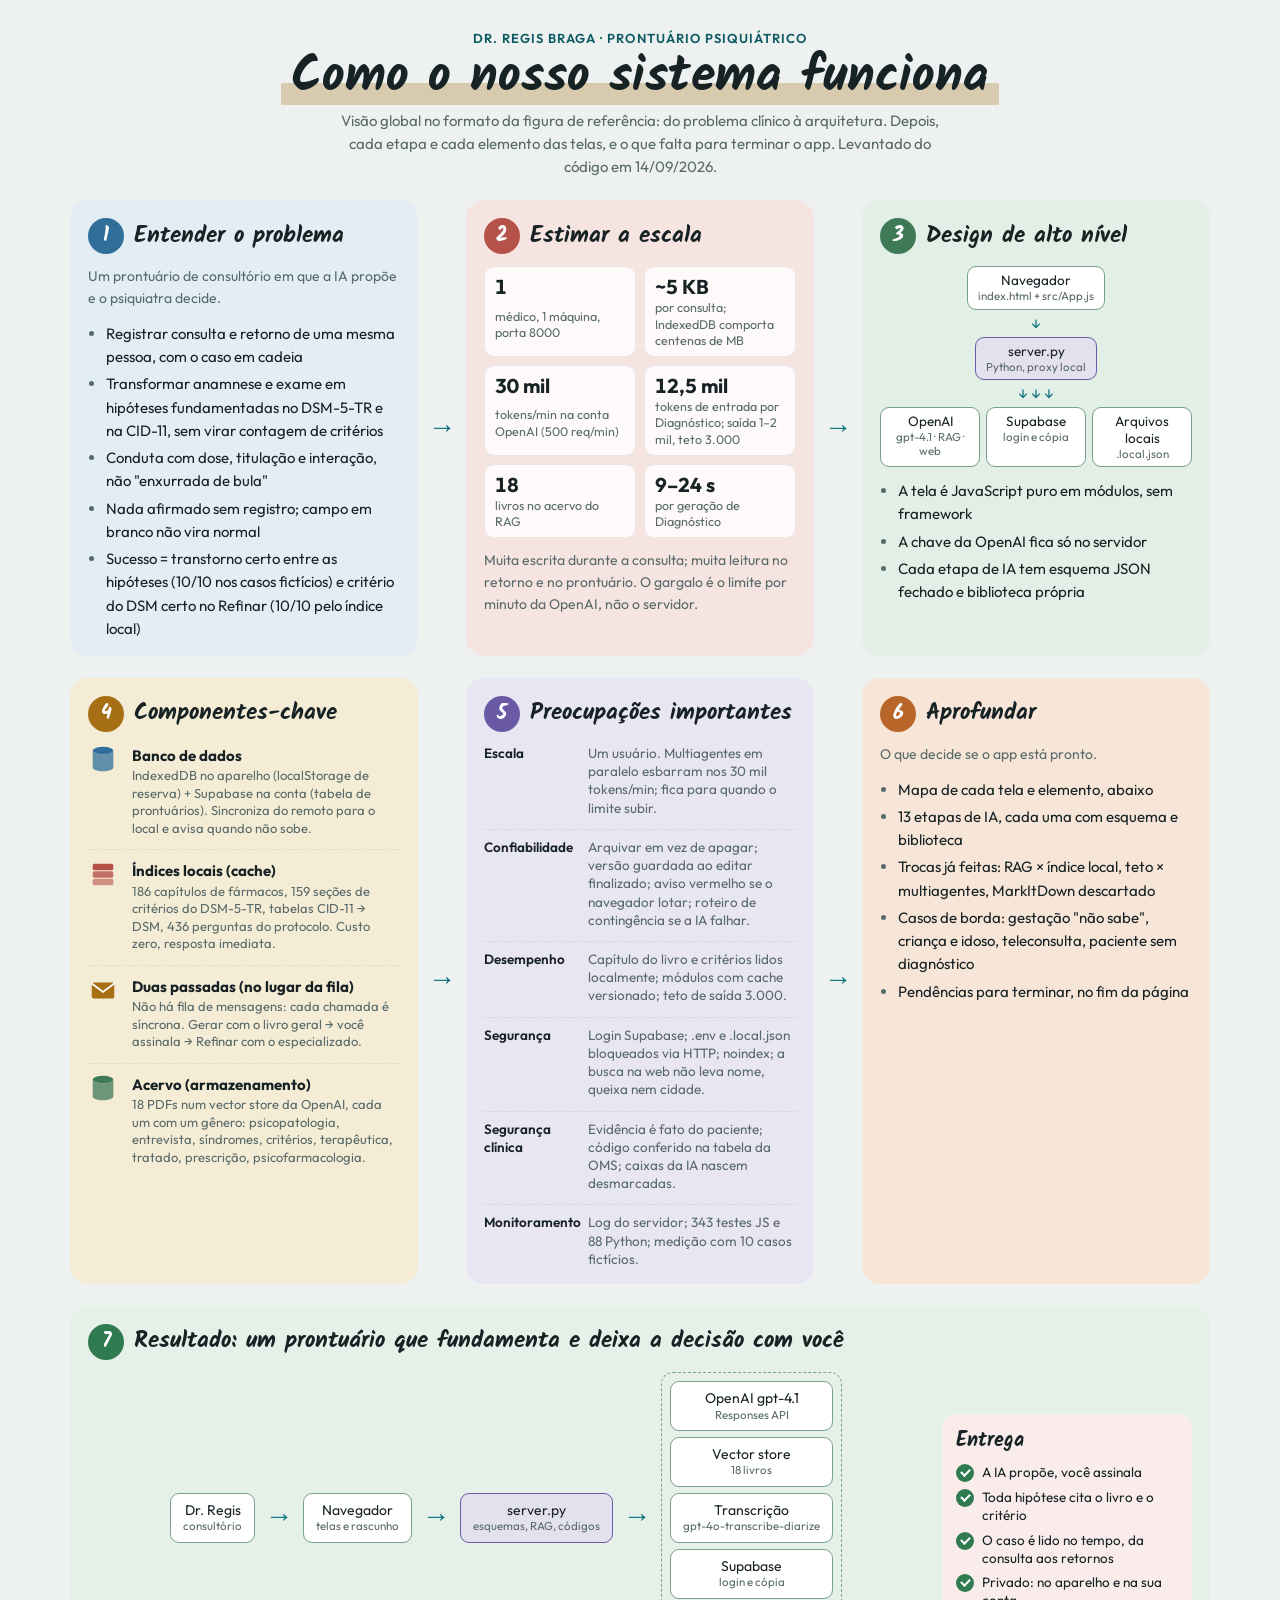
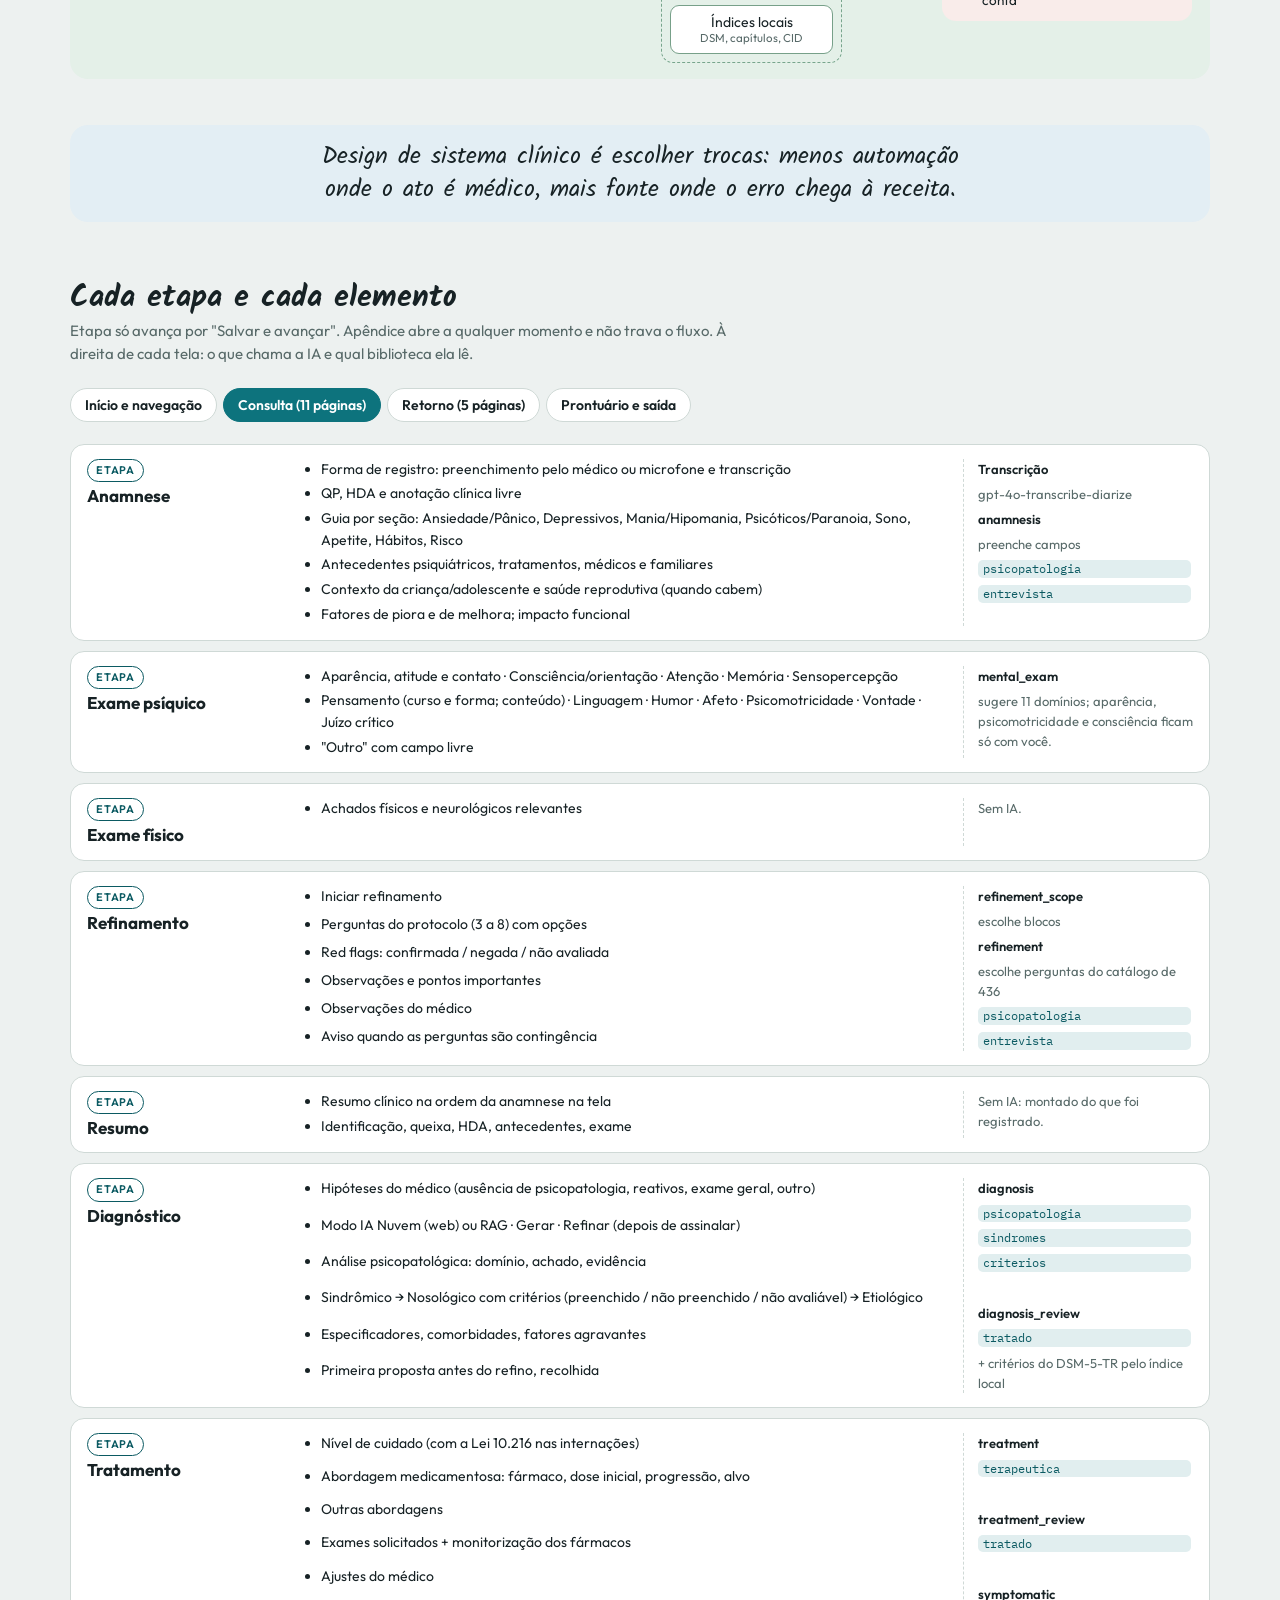
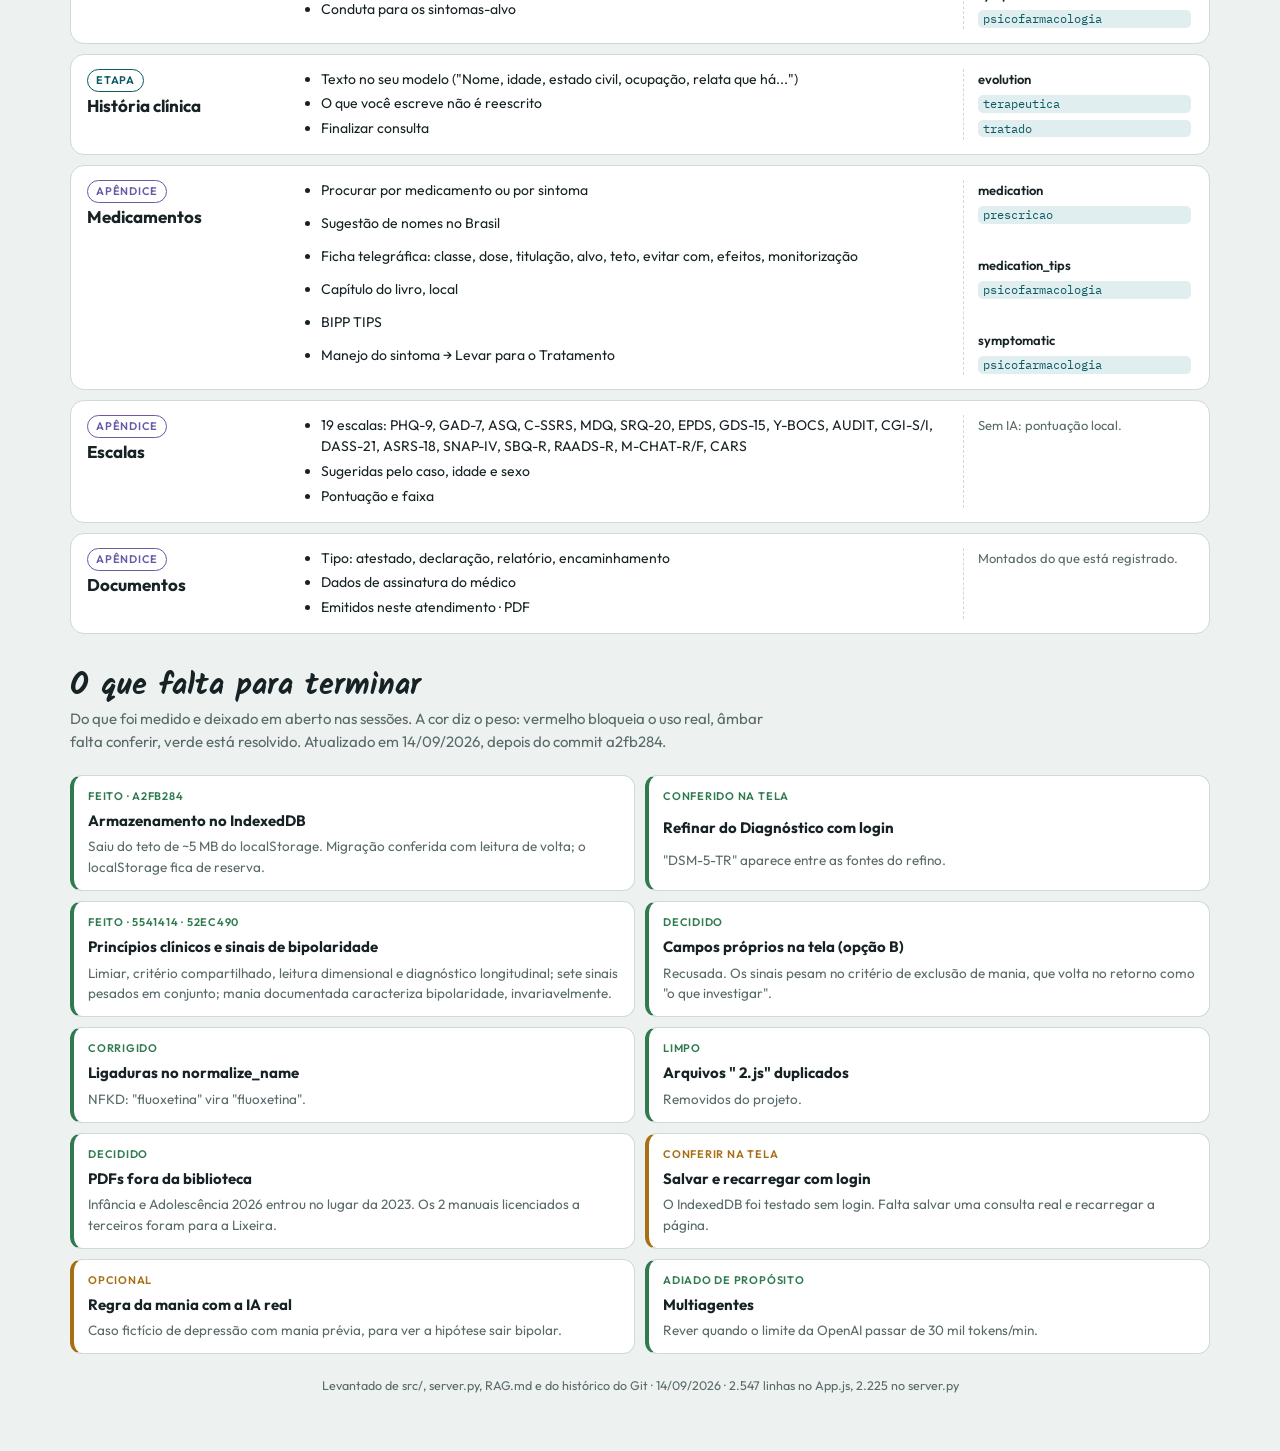
<file: docs/visao-global.html>
<!doctype html>
<html lang="pt-BR">
<head>
<meta charset="utf-8">
<meta name="viewport" content="width=device-width, initial-scale=1">
<title>Prontuário Psiquiátrico por dentro</title>
<link rel="preconnect" href="https://fonts.googleapis.com">
<link rel="preconnect" href="https://fonts.gstatic.com" crossorigin>
<link rel="stylesheet" href="https://fonts.googleapis.com/css2?family=Kalam:wght@400;700&family=Outfit:wght@400;500;600;700&family=IBM+Plex+Mono:wght@400;500&display=swap">
<style>
:root{
  --ground:#edf1f0; --paper:#ffffff; --ink:#172225; --muted:#586a69; --line:#cfd9d6;
  --teal:#0d737d; --teal-ink:#0b5a62;
  --p1:#e3eef4; --p1-dot:#2f6f9a;
  --p2:#f6e4e1; --p2-dot:#b5534a;
  --p3:#e2efe6; --p3-dot:#3d7a55;
  --p4:#f5ecd6; --p4-dot:#a66f13;
  --p5:#e9e6f4; --p5-dot:#6a5aa6;
  --p6:#f7e6d8; --p6-dot:#b8652a;
  --p7:#e4f0e8; --p7-dot:#2f7a4f;
  --chip:#ffffffcc; --chip-line:#00000014;
  --ok:#2f7a4f; --warn:#a66f13; --crit:#b74242;
  --shadow:0 1px 0 #00000010;
}
@media (prefers-color-scheme: dark){
  :root:not([data-theme="light"]){
    --ground:#0b1618; --paper:#122125; --ink:#e8f2f0; --muted:#9fb3b1; --line:#28403f;
    --teal:#4fb3bb; --teal-ink:#7fd0d6;
    --p1:#15242d; --p1-dot:#6aa8d2;
    --p2:#2a1d1c; --p2-dot:#e08a80;
    --p3:#152820; --p3-dot:#78c294;
    --p4:#2a2415; --p4-dot:#dcae55;
    --p5:#1e1c2c; --p5-dot:#a598e0;
    --p6:#2b2018; --p6-dot:#e39a62;
    --p7:#15261c; --p7-dot:#6fc08f;
    --chip:#ffffff0d; --chip-line:#ffffff1a;
    --ok:#6fc08f; --warn:#dcae55; --crit:#e38383;
  }
}
:root[data-theme="dark"]{
  --ground:#0b1618; --paper:#122125; --ink:#e8f2f0; --muted:#9fb3b1; --line:#28403f;
  --teal:#4fb3bb; --teal-ink:#7fd0d6;
  --p1:#15242d; --p1-dot:#6aa8d2;
  --p2:#2a1d1c; --p2-dot:#e08a80;
  --p3:#152820; --p3-dot:#78c294;
  --p4:#2a2415; --p4-dot:#dcae55;
  --p5:#1e1c2c; --p5-dot:#a598e0;
  --p6:#2b2018; --p6-dot:#e39a62;
  --p7:#15261c; --p7-dot:#6fc08f;
  --chip:#ffffff0d; --chip-line:#ffffff1a;
  --ok:#6fc08f; --warn:#dcae55; --crit:#e38383;
}
*{box-sizing:border-box}
body{margin:0;background:var(--ground);color:var(--ink);font:15px/1.55 "Outfit",system-ui,-apple-system,"Segoe UI",sans-serif}
.wrap{max-width:1180px;margin:0 auto;padding:28px 20px 56px;display:grid;gap:22px}
.hand{font-family:"Kalam","Comic Neue","Segoe Print",cursive}
.mono{font-family:"IBM Plex Mono",ui-monospace,Menlo,monospace;font-size:.86em}

/* cabecalho */
.head{text-align:center;display:grid;gap:4px;justify-items:center}
.head h1{margin:0;font-size:clamp(30px,5vw,50px);line-height:1.05;text-wrap:balance;font-weight:700;
  background:linear-gradient(transparent 58%, color-mix(in srgb,var(--p4-dot) 30%, transparent) 58%);padding:0 10px}
.head p{margin:0;color:var(--muted);max-width:62ch}
.head .who{font-size:13px;letter-spacing:.08em;text-transform:uppercase;color:var(--teal-ink);font-weight:600}

/* grade dos 6 paineis com setas */
.row{display:grid;grid-template-columns:1fr auto 1fr auto 1fr;align-items:stretch;gap:10px}
.arrow{align-self:center;color:var(--teal);font-size:28px;font-family:"Kalam",cursive}
.panel{border-radius:18px;padding:18px 18px 16px;display:grid;gap:12px;align-content:start;min-width:0}
.panel h2{margin:0;display:flex;gap:10px;align-items:center;font-size:23px;line-height:1.1;font-weight:700;text-wrap:balance}
.num{flex:none;width:36px;height:36px;border-radius:50%;display:grid;place-items:center;color:#fff;font:700 20px/1 "Kalam",cursive}
.p1{background:var(--p1)} .p1 .num{background:var(--p1-dot)}
.p2{background:var(--p2)} .p2 .num{background:var(--p2-dot)}
.p3{background:var(--p3)} .p3 .num{background:var(--p3-dot)}
.p4{background:var(--p4)} .p4 .num{background:var(--p4-dot)}
.p5{background:var(--p5)} .p5 .num{background:var(--p5-dot)}
.p6{background:var(--p6)} .p6 .num{background:var(--p6-dot)}
.p7{background:var(--p7)} .p7 .num{background:var(--p7-dot)}
.panel ul{margin:0;padding-left:18px;display:grid;gap:4px}
.panel li::marker{color:var(--muted)}
.lede{margin:0;color:var(--muted);font-size:14px}

/* escala */
.stats{display:grid;grid-template-columns:1fr 1fr;gap:8px}
.stat{background:var(--chip);border:1px solid var(--chip-line);border-radius:10px;padding:8px 10px;display:grid;gap:0}
.stat strong{font-size:20px;font-variant-numeric:tabular-nums;line-height:1.2}
.stat span{font-size:12.5px;color:var(--muted);line-height:1.3}

/* mini diagrama */
.diag{display:grid;gap:6px;justify-items:center}
.box{background:var(--paper);border:1.5px solid color-mix(in srgb,var(--p3-dot) 60%, var(--line));border-radius:9px;padding:5px 10px;text-align:center;font-size:13.5px;line-height:1.25}
.box small{display:block;color:var(--muted);font-size:11.5px}
.box.hl{background:color-mix(in srgb,var(--p5-dot) 18%, var(--paper));border-color:var(--p5-dot)}
.down{color:var(--teal);line-height:1;font-size:15px}
.fan{display:grid;grid-template-columns:repeat(3,1fr);gap:6px;width:100%}

/* componentes */
.comp{display:grid;grid-template-columns:34px 1fr;gap:4px 10px;align-items:start}
.comp svg{width:30px;height:30px}
.comp b{display:block;font-size:15px}
.comp span{font-size:13px;color:var(--muted);line-height:1.35;display:block}
.comp + .comp{border-top:1px dashed var(--chip-line);padding-top:9px}

/* preocupacoes */
.concern{display:grid;grid-template-columns:96px 1fr;gap:8px;font-size:13.5px;line-height:1.35}
.concern b{font-weight:600}
.concern span{color:var(--muted)}
.concern + .concern{border-top:1px dashed var(--chip-line);padding-top:8px}

/* resultado */
.result{display:grid;grid-template-columns:1fr 250px;gap:18px;align-items:center}
.flow{display:flex;align-items:center;gap:10px;flex-wrap:wrap;justify-content:center}
.flow .box{padding:8px 12px;font-size:14px}
.stack{border:1.5px dashed color-mix(in srgb,var(--p7-dot) 55%, var(--line));border-radius:12px;padding:8px;display:grid;gap:6px}
.delivers{background:color-mix(in srgb,var(--p2) 70%, var(--paper));border-radius:14px;padding:12px 14px;display:grid;gap:6px}
.delivers h3{margin:0;font-size:20px}
.check{display:grid;grid-template-columns:18px 1fr;gap:8px;font-size:13.5px;line-height:1.35}
.check i{width:18px;height:18px;border-radius:50%;background:var(--ok);display:grid;place-items:center;margin-top:1px}
.check i::after{content:"";width:7px;height:4px;border:2px solid var(--paper);border-top:0;border-right:0;transform:rotate(-45deg) translate(1px,-1px)}

.quote{background:var(--p1);border-radius:18px;padding:16px 22px;text-align:center;font-size:clamp(18px,2.4vw,24px);line-height:1.35;text-wrap:balance}

/* mapa detalhado */
.section-head{display:grid;gap:4px;margin-top:14px}
.section-head h2{margin:0;font-size:30px;line-height:1.1}
.section-head p{margin:0;color:var(--muted);max-width:70ch}
.tabs{display:flex;gap:6px;flex-wrap:wrap}
.tabs button{font:600 14px "Outfit",sans-serif;border:1.5px solid var(--line);background:var(--paper);color:var(--ink);border-radius:999px;padding:7px 14px;cursor:pointer}
.tabs button[aria-selected="true"]{background:var(--teal);border-color:var(--teal);color:var(--paper)}
.tabs button:focus-visible,.step:focus-visible{outline:2px solid var(--teal);outline-offset:2px}
.map{display:grid;gap:10px}
.step{background:var(--paper);border:1px solid var(--line);border-radius:14px;padding:14px 16px;display:grid;grid-template-columns:200px 1fr 230px;gap:16px}
.step .name{display:grid;gap:4px;align-content:start}
.step .name b{font-size:17px;line-height:1.2}
.pill{justify-self:start;font-size:11px;letter-spacing:.07em;text-transform:uppercase;font-weight:600;border-radius:999px;padding:2px 8px;border:1px solid currentColor}
.pill.etapa{color:var(--teal-ink)} .pill.apendice{color:var(--p5-dot)} .pill.tela{color:var(--p6-dot)}
.step ul{margin:0;padding-left:18px;display:grid;gap:3px;font-size:14px}
.step .ai{font-size:13px;color:var(--muted);display:grid;gap:5px;align-content:start;border-left:1px dashed var(--line);padding-left:14px}
.step .ai b{color:var(--ink);font-weight:600}
.tag{display:inline-block;font-family:"IBM Plex Mono",monospace;font-size:11.5px;background:color-mix(in srgb,var(--teal) 12%, transparent);color:var(--teal-ink);border-radius:5px;padding:0 5px;margin:1px 2px 1px 0}

/* pendencias */
.todo{display:grid;grid-template-columns:repeat(2,1fr);gap:10px}
.item{background:var(--paper);border:1px solid var(--line);border-radius:12px;padding:12px 14px;display:grid;gap:4px;border-left:4px solid var(--sev)}
.item b{font-size:15px}
.item span{font-size:13.5px;color:var(--muted)}
.item .st{font-size:11px;text-transform:uppercase;letter-spacing:.07em;font-weight:600;color:var(--sev)}
.sev-crit{--sev:var(--crit)} .sev-warn{--sev:var(--warn)} .sev-ok{--sev:var(--ok)}
footer{color:var(--muted);font-size:12.5px;text-align:center}

@media (max-width:980px){
  .row{grid-template-columns:1fr}
  .arrow{transform:rotate(90deg);justify-self:center}
  .result{grid-template-columns:1fr}
  .step{grid-template-columns:1fr}
  .step .ai{border-left:0;border-top:1px dashed var(--line);padding:10px 0 0}
  .todo{grid-template-columns:1fr}
}
@media (prefers-reduced-motion:no-preference){ .tabs button{transition:background .15s,color .15s} }
</style>

<div class="wrap">
  <header class="head">
    <span class="who">Dr. Regis Braga · Prontuário Psiquiátrico</span>
    <h1 class="hand">Como o nosso sistema funciona</h1>
    <p>Visão global no formato da figura de referência: do problema clínico à arquitetura. Depois, cada etapa e cada elemento das telas, e o que falta para terminar o app. Levantado do código em 14/09/2026.</p>
  </header>

  <!-- 1 2 3 -->
  <div class="row">
    <section class="panel p1">
      <h2 class="hand"><span class="num">1</span>Entender o problema</h2>
      <p class="lede">Um prontuário de consultório em que a IA propõe e o psiquiatra decide.</p>
      <ul>
        <li>Registrar consulta e retorno de uma mesma pessoa, com o caso em cadeia</li>
        <li>Transformar anamnese e exame em hipóteses fundamentadas no DSM-5-TR e na CID-11, sem virar contagem de critérios</li>
        <li>Conduta com dose, titulação e interação, não "enxurrada de bula"</li>
        <li>Nada afirmado sem registro; campo em branco não vira normal</li>
        <li>Sucesso = transtorno certo entre as hipóteses (10/10 nos casos fictícios) e critério do DSM certo no Refinar (10/10 pelo índice local)</li>
      </ul>
    </section>
    <span class="arrow" aria-hidden="true">→</span>
    <section class="panel p2">
      <h2 class="hand"><span class="num">2</span>Estimar a escala</h2>
      <div class="stats">
        <div class="stat"><strong>1</strong><span>médico, 1 máquina, porta 8000</span></div>
        <div class="stat"><strong>~5 KB</strong><span>por consulta; IndexedDB comporta centenas de MB</span></div>
        <div class="stat"><strong>30 mil</strong><span>tokens/min na conta OpenAI (500 req/min)</span></div>
        <div class="stat"><strong>12,5 mil</strong><span>tokens de entrada por Diagnóstico; saída 1–2 mil, teto 3.000</span></div>
        <div class="stat"><strong>18</strong><span>livros no acervo do RAG</span></div>
        <div class="stat"><strong>9–24 s</strong><span>por geração de Diagnóstico</span></div>
      </div>
      <p class="lede">Muita escrita durante a consulta; muita leitura no retorno e no prontuário. O gargalo é o limite por minuto da OpenAI, não o servidor.</p>
    </section>
    <span class="arrow" aria-hidden="true">→</span>
    <section class="panel p3">
      <h2 class="hand"><span class="num">3</span>Design de alto nível</h2>
      <div class="diag" role="img" aria-label="Navegador conversa com o server.py, que chama OpenAI, Supabase e arquivos locais">
        <div class="box">Navegador <small>index.html + src/App.js</small></div>
        <div class="down">↓</div>
        <div class="box hl">server.py <small>Python, proxy local</small></div>
        <div class="down">↓ ↓ ↓</div>
        <div class="fan">
          <div class="box">OpenAI <small>gpt-4.1 · RAG · web</small></div>
          <div class="box">Supabase <small>login e cópia</small></div>
          <div class="box">Arquivos locais <small>.local.json</small></div>
        </div>
      </div>
      <ul>
        <li>A tela é JavaScript puro em módulos, sem framework</li>
        <li>A chave da OpenAI fica só no servidor</li>
        <li>Cada etapa de IA tem esquema JSON fechado e biblioteca própria</li>
      </ul>
    </section>
  </div>

  <!-- 4 5 6 -->
  <div class="row">
    <section class="panel p4">
      <h2 class="hand"><span class="num">4</span>Componentes-chave</h2>
      <div class="comp">
        <svg viewBox="0 0 32 32" aria-hidden="true"><ellipse cx="16" cy="7" rx="11" ry="4" fill="var(--p1-dot)"/><path d="M5 7v18c0 2.2 4.9 4 11 4s11-1.8 11-4V7c0 2.2-4.9 4-11 4S5 9.2 5 7z" fill="var(--p1-dot)" opacity=".75"/></svg>
        <div><b>Banco de dados</b><span>IndexedDB no aparelho (localStorage de reserva) + Supabase na conta (tabela de prontuários). Sincroniza do remoto para o local e avisa quando não sobe.</span></div>
      </div>
      <div class="comp">
        <svg viewBox="0 0 32 32" aria-hidden="true"><rect x="5" y="5" width="22" height="7" rx="2" fill="var(--p2-dot)"/><rect x="5" y="13" width="22" height="7" rx="2" fill="var(--p2-dot)" opacity=".8"/><rect x="5" y="21" width="22" height="7" rx="2" fill="var(--p2-dot)" opacity=".6"/></svg>
        <div><b>Índices locais (cache)</b><span>186 capítulos de fármacos, 159 seções de critérios do DSM-5-TR, tabelas CID-11 → DSM, 436 perguntas do protocolo. Custo zero, resposta imediata.</span></div>
      </div>
      <div class="comp">
        <svg viewBox="0 0 32 32" aria-hidden="true"><rect x="4" y="8" width="24" height="17" rx="2" fill="var(--p4-dot)"/><path d="M4 9l12 9 12-9" fill="none" stroke="var(--paper)" stroke-width="2"/></svg>
        <div><b>Duas passadas (no lugar da fila)</b><span>Não há fila de mensagens: cada chamada é síncrona. Gerar com o livro geral → você assinala → Refinar com o especializado.</span></div>
      </div>
      <div class="comp">
        <svg viewBox="0 0 32 32" aria-hidden="true"><ellipse cx="16" cy="7" rx="11" ry="4" fill="var(--p3-dot)"/><path d="M5 7v18c0 2.2 4.9 4 11 4s11-1.8 11-4V7c0 2.2-4.9 4-11 4S5 9.2 5 7z" fill="var(--p3-dot)" opacity=".75"/></svg>
        <div><b>Acervo (armazenamento)</b><span>18 PDFs num vector store da OpenAI, cada um com um gênero: psicopatologia, entrevista, síndromes, critérios, terapêutica, tratado, prescrição, psicofarmacologia.</span></div>
      </div>
    </section>
    <span class="arrow" aria-hidden="true">→</span>
    <section class="panel p5">
      <h2 class="hand"><span class="num">5</span>Preocupações importantes</h2>
      <div class="concern"><b>Escala</b><span>Um usuário. Multiagentes em paralelo esbarram nos 30 mil tokens/min; fica para quando o limite subir.</span></div>
      <div class="concern"><b>Confiabilidade</b><span>Arquivar em vez de apagar; versão guardada ao editar finalizado; aviso vermelho se o navegador lotar; roteiro de contingência se a IA falhar.</span></div>
      <div class="concern"><b>Desempenho</b><span>Capítulo do livro e critérios lidos localmente; módulos com cache versionado; teto de saída 3.000.</span></div>
      <div class="concern"><b>Segurança</b><span>Login Supabase; .env e .local.json bloqueados via HTTP; noindex; a busca na web não leva nome, queixa nem cidade.</span></div>
      <div class="concern"><b>Segurança clínica</b><span>Evidência é fato do paciente; código conferido na tabela da OMS; caixas da IA nascem desmarcadas.</span></div>
      <div class="concern"><b>Monitoramento</b><span>Log do servidor; 343 testes JS e 88 Python; medição com 10 casos fictícios.</span></div>
    </section>
    <span class="arrow" aria-hidden="true">→</span>
    <section class="panel p6">
      <h2 class="hand"><span class="num">6</span>Aprofundar</h2>
      <p class="lede">O que decide se o app está pronto.</p>
      <ul>
        <li>Mapa de cada tela e elemento, abaixo</li>
        <li>13 etapas de IA, cada uma com esquema e biblioteca</li>
        <li>Trocas já feitas: RAG × índice local, teto × multiagentes, MarkItDown descartado</li>
        <li>Casos de borda: gestação "não sabe", criança e idoso, teleconsulta, paciente sem diagnóstico</li>
        <li>Pendências para terminar, no fim da página</li>
      </ul>
    </section>
  </div>

  <!-- 7 -->
  <section class="panel p7">
    <h2 class="hand"><span class="num">7</span>Resultado: um prontuário que fundamenta e deixa a decisão com você</h2>
    <div class="result">
      <div class="flow" role="img" aria-label="Médico, navegador, server.py e os serviços">
        <div class="box">Dr. Regis <small>consultório</small></div><span class="arrow">→</span>
        <div class="box">Navegador <small>telas e rascunho</small></div><span class="arrow">→</span>
        <div class="box hl">server.py <small>esquemas, RAG, códigos</small></div><span class="arrow">→</span>
        <div class="stack">
          <div class="box">OpenAI gpt-4.1 <small>Responses API</small></div>
          <div class="box">Vector store <small>18 livros</small></div>
          <div class="box">Transcrição <small>gpt-4o-transcribe-diarize</small></div>
          <div class="box">Supabase <small>login e cópia</small></div>
          <div class="box">Índices locais <small>DSM, capítulos, CID</small></div>
        </div>
      </div>
      <div class="delivers">
        <h3 class="hand">Entrega</h3>
        <div class="check"><i></i><span>A IA propõe, você assinala</span></div>
        <div class="check"><i></i><span>Toda hipótese cita o livro e o critério</span></div>
        <div class="check"><i></i><span>O caso é lido no tempo, da consulta aos retornos</span></div>
        <div class="check"><i></i><span>Privado: no aparelho e na sua conta</span></div>
      </div>
    </div>
  </section>

  <p class="quote hand">Design de sistema clínico é escolher trocas: menos automação onde o ato é médico, mais fonte onde o erro chega à receita.</p>

  <!-- mapa -->
  <div class="section-head">
    <h2 class="hand">Cada etapa e cada elemento</h2>
    <p>Etapa só avança por "Salvar e avançar". Apêndice abre a qualquer momento e não trava o fluxo. À direita de cada tela: o que chama a IA e qual biblioteca ela lê.</p>
  </div>
  <div class="tabs" role="tablist" aria-label="Área do app">
    <button role="tab" aria-selected="true" data-tab="geral">Início e navegação</button>
    <button role="tab" aria-selected="false" data-tab="consulta">Consulta (11 páginas)</button>
    <button role="tab" aria-selected="false" data-tab="retorno">Retorno (5 páginas)</button>
    <button role="tab" aria-selected="false" data-tab="prontuario">Prontuário e saída</button>
  </div>
  <div class="map" id="map" aria-live="polite"></div>

  <!-- pendencias -->
  <div class="section-head">
    <h2 class="hand">O que falta para terminar</h2>
    <p>Do que foi medido e deixado em aberto nas sessões. A cor diz o peso: vermelho bloqueia o uso real, âmbar falta conferir, verde está resolvido. Atualizado em 14/09/2026, depois do commit a2fb284.</p>
  </div>
  <div class="todo">
    <div class="item sev-ok"><span class="st">Feito · a2fb284</span><b>Armazenamento no IndexedDB</b><span>Saiu do teto de ~5 MB do localStorage. Migração conferida com leitura de volta; o localStorage fica de reserva.</span></div>
    <div class="item sev-ok"><span class="st">Conferido na tela</span><b>Refinar do Diagnóstico com login</b><span>"DSM-5-TR" aparece entre as fontes do refino.</span></div>
    <div class="item sev-ok"><span class="st">Feito · 5541414 · 52ec490</span><b>Princípios clínicos e sinais de bipolaridade</b><span>Limiar, critério compartilhado, leitura dimensional e diagnóstico longitudinal; sete sinais pesados em conjunto; mania documentada caracteriza bipolaridade, invariavelmente.</span></div>
    <div class="item sev-ok"><span class="st">Decidido</span><b>Campos próprios na tela (opção B)</b><span>Recusada. Os sinais pesam no critério de exclusão de mania, que volta no retorno como "o que investigar".</span></div>
    <div class="item sev-ok"><span class="st">Corrigido</span><b>Ligaduras no normalize_name</b><span>NFKD: "ﬂuoxetina" vira "fluoxetina".</span></div>
    <div class="item sev-ok"><span class="st">Limpo</span><b>Arquivos " 2.js" duplicados</b><span>Removidos do projeto.</span></div>
    <div class="item sev-ok"><span class="st">Decidido</span><b>PDFs fora da biblioteca</b><span>Infância e Adolescência 2026 entrou no lugar da 2023. Os 2 manuais licenciados a terceiros foram para a Lixeira.</span></div>
    <div class="item sev-warn"><span class="st">Conferir na tela</span><b>Salvar e recarregar com login</b><span>O IndexedDB foi testado sem login. Falta salvar uma consulta real e recarregar a página.</span></div>
    <div class="item sev-warn"><span class="st">Opcional</span><b>Regra da mania com a IA real</b><span>Caso fictício de depressão com mania prévia, para ver a hipótese sair bipolar.</span></div>
    <div class="item sev-ok"><span class="st">Adiado de propósito</span><b>Multiagentes</b><span>Rever quando o limite da OpenAI passar de 30 mil tokens/min.</span></div>
  </div>

  <footer>Levantado de src/, server.py, RAG.md e do histórico do Git · 14/09/2026 · 2.547 linhas no App.js, 2.225 no server.py</footer>
</div>

<script>
const T = (s) => s.split("|").map(x => `<span class="tag">${x}</span>`).join("");
const DATA = {
  geral: [
    ["Barra do topo", "tela", ["Marca RB e nome", "Estado: \"Ambiente clínico seguro\", \"Não sincronizado\" (âmbar) ou armazenamento cheio (vermelho)", "Botão Início", "Alternar tema claro/escuro"], "Sem IA."],
    ["Início", "tela", ["Data de hoje", "Pacientes cadastrados e registros clínicos", "Nota de privacidade (aparelho + conta)", "Atalhos: 01 Novo paciente, 02 Nova consulta, 03 Registrar retorno, 04 Prontuários", "Encerrar sessão"], "Sem IA."],
    ["Menu lateral", "tela", ["Paciente, Consulta, Retorno, Prontuários, Sair", "Rodapé: Dr. Regis Braga · Psiquiatria"], "Sem IA."],
    ["Novo paciente", "tela", ["Nome, sexo, identidade de gênero, nascimento, estado civil, ocupação, escolaridade, religião", "E-mail, Fone/WhatsApp com máscara e link wa.me, contato de emergência", "Endereço com CEP (busca automática)", "Salvar paciente · Arquivar paciente", "Pacientes arquivados: restaurar ou excluir definitivamente"], "Sem IA. A idade e o sexo daqui mudam as regras de Anamnese, Diagnóstico e Tratamento."],
    ["Topo de consulta e retorno", "tela", ["Seletor de paciente", "Atendimentos salvos deste paciente", "Aviso de finalizado", "Modalidade: presencial, teleconsulta, híbrida (consentimento CFM 2.314/2022 e local do paciente)", "Abas das páginas (travadas até Salvar e avançar)"], "Sem IA."]
  ],
  consulta: [
    ["Anamnese", "etapa", ["Forma de registro: preenchimento pelo médico ou microfone e transcrição", "QP, HDA e anotação clínica livre", "Guia por seção: Ansiedade/Pânico, Depressivos, Mania/Hipomania, Psicóticos/Paranoia, Sono, Apetite, Hábitos, Risco", "Antecedentes psiquiátricos, tratamentos, médicos e familiares", "Contexto da criança/adolescente e saúde reprodutiva (quando cabem)", "Fatores de piora e de melhora; impacto funcional"], `<b>Transcrição</b> gpt-4o-transcribe-diarize<br><b>anamnesis</b> preenche campos<br>${T("psicopatologia|entrevista")}`],
    ["Exame psíquico", "etapa", ["Aparência, atitude e contato · Consciência/orientação · Atenção · Memória · Sensopercepção", "Pensamento (curso e forma; conteúdo) · Linguagem · Humor · Afeto · Psicomotricidade · Vontade · Juízo crítico", "\"Outro\" com campo livre"], `<b>mental_exam</b> sugere 11 domínios; aparência, psicomotricidade e consciência ficam só com você.`],
    ["Exame físico", "etapa", ["Achados físicos e neurológicos relevantes"], "Sem IA."],
    ["Refinamento", "etapa", ["Iniciar refinamento", "Perguntas do protocolo (3 a 8) com opções", "Red flags: confirmada / negada / não avaliada", "Observações e pontos importantes", "Observações do médico", "Aviso quando as perguntas são contingência"], `<b>refinement_scope</b> escolhe blocos<br><b>refinement</b> escolhe perguntas do catálogo de 436<br>${T("psicopatologia|entrevista")}`],
    ["Resumo", "etapa", ["Resumo clínico na ordem da anamnese na tela", "Identificação, queixa, HDA, antecedentes, exame"], "Sem IA: montado do que foi registrado."],
    ["Diagnóstico", "etapa", ["Hipóteses do médico (ausência de psicopatologia, reativos, exame geral, outro)", "Modo IA Nuvem (web) ou RAG · Gerar · Refinar (depois de assinalar)", "Análise psicopatológica: domínio, achado, evidência", "Sindrômico → Nosológico com critérios (preenchido / não preenchido / não avaliável) → Etiológico", "Especificadores, comorbidades, fatores agravantes", "Primeira proposta antes do refino, recolhida"], `<b>diagnosis</b> ${T("psicopatologia|sindromes|criterios")}<br><b>diagnosis_review</b> ${T("tratado")} + critérios do DSM-5-TR pelo índice local`],
    ["Tratamento", "etapa", ["Nível de cuidado (com a Lei 10.216 nas internações)", "Abordagem medicamentosa: fármaco, dose inicial, progressão, alvo", "Outras abordagens", "Exames solicitados + monitorização dos fármacos", "Ajustes do médico", "Conduta para os sintomas-alvo"], `<b>treatment</b> ${T("terapeutica")}<br><b>treatment_review</b> ${T("tratado")}<br><b>symptomatic</b> ${T("psicofarmacologia")}`],
    ["História clínica", "etapa", ["Texto no seu modelo (\"Nome, idade, estado civil, ocupação, relata que há...\")", "O que você escreve não é reescrito", "Finalizar consulta"], `<b>evolution</b> ${T("terapeutica|tratado")}`],
    ["Medicamentos", "apendice", ["Procurar por medicamento ou por sintoma", "Sugestão de nomes no Brasil", "Ficha telegráfica: classe, dose, titulação, alvo, teto, evitar com, efeitos, monitorização", "Capítulo do livro, local", "BIPP TIPS", "Manejo do sintoma → Levar para o Tratamento"], `<b>medication</b> ${T("prescricao")}<br><b>medication_tips</b> ${T("psicofarmacologia")}<br><b>symptomatic</b> ${T("psicofarmacologia")}`],
    ["Escalas", "apendice", ["19 escalas: PHQ-9, GAD-7, ASQ, C-SSRS, MDQ, SRQ-20, EPDS, GDS-15, Y-BOCS, AUDIT, CGI-S/I, DASS-21, ASRS-18, SNAP-IV, SBQ-R, RAADS-R, M-CHAT-R/F, CARS", "Sugeridas pelo caso, idade e sexo", "Pontuação e faixa"], "Sem IA: pontuação local."],
    ["Documentos", "apendice", ["Tipo: atestado, declaração, relatório, encaminhamento", "Dados de assinatura do médico", "Emitidos neste atendimento · PDF"], "Montados do que está registrado."]
  ],
  retorno: [
    ["Evolução", "etapa", ["Espinha fixa: evolução global, adesão, efeitos colaterais, eventos, conduta com o medicamento", "Bloco do caso: cada hipótese, fármaco e sintoma-alvo do atendimento anterior", "Critérios \"não avaliáveis\" voltam como o que investigar hoje", "Um vocabulário só de evolução; não avança com campo em branco"], "Sem IA: derivado do atendimento anterior."],
    ["Ajuste de conduta", "etapa", ["Uma decisão para cada fármaco: manter, aumentar, diminuir, trocar, retirar, acrescentar", "Ajustes de conduta e acrescentar (caixas desmarcadas)", "Texto da evolução só depois do ajuste", "Finalizar retorno"], `<b>return_plan</b> ${T("terapeutica")}<br><b>evolution</b> ${T("terapeutica|tratado")}`],
    ["Medicamentos", "apendice", ["O mesmo da consulta; a conduta vai para o Ajuste de conduta"], `<b>medication</b> ${T("prescricao")}`],
    ["Escalas", "apendice", ["Resultado ao lado da aplicação anterior"], "Sem IA."],
    ["Documentos", "apendice", ["O mesmo da consulta"], "Montados do que está registrado."]
  ],
  prontuario: [
    ["Prontuário longitudinal", "tela", ["Busca por palavra, diagnóstico, medicamento ou data", "Resumo do caso · Medicamentos ao longo do caso", "Evolução das escalas", "Caso em cadeia: consulta à esquerda, retornos à direita", "Status e versões de cada registro · Exportar PDF"], "Sem IA."],
    ["Sair do sistema", "tela", ["Aviso do que se perde sem salvar", "Encerrar sessão · Cancelar"], "Sem IA."]
  ]
};
const PILL = { etapa: "Etapa", apendice: "Apêndice", tela: "Tela" };
const esc = (s) => s.replace(/&/g, "&amp;").replace(/</g, "&lt;");
function show(tab) {
  document.querySelectorAll(".tabs button").forEach(b => b.setAttribute("aria-selected", String(b.dataset.tab === tab)));
  document.getElementById("map").innerHTML = DATA[tab].map(([nome, tipo, itens, ia]) => `
    <article class="step">
      <div class="name"><span class="pill ${tipo}">${PILL[tipo]}</span><b>${esc(nome)}</b></div>
      <ul>${itens.map(i => `<li>${esc(i)}</li>`).join("")}</ul>
      <div class="ai">${ia}</div>
    </article>`).join("");
}
document.querySelectorAll(".tabs button").forEach(b => b.addEventListener("click", () => show(b.dataset.tab)));
show("consulta");
document.querySelector('[data-tab="consulta"]').setAttribute("aria-selected", "true");
document.querySelector('[data-tab="geral"]').setAttribute("aria-selected", "false");
</script>
</file>
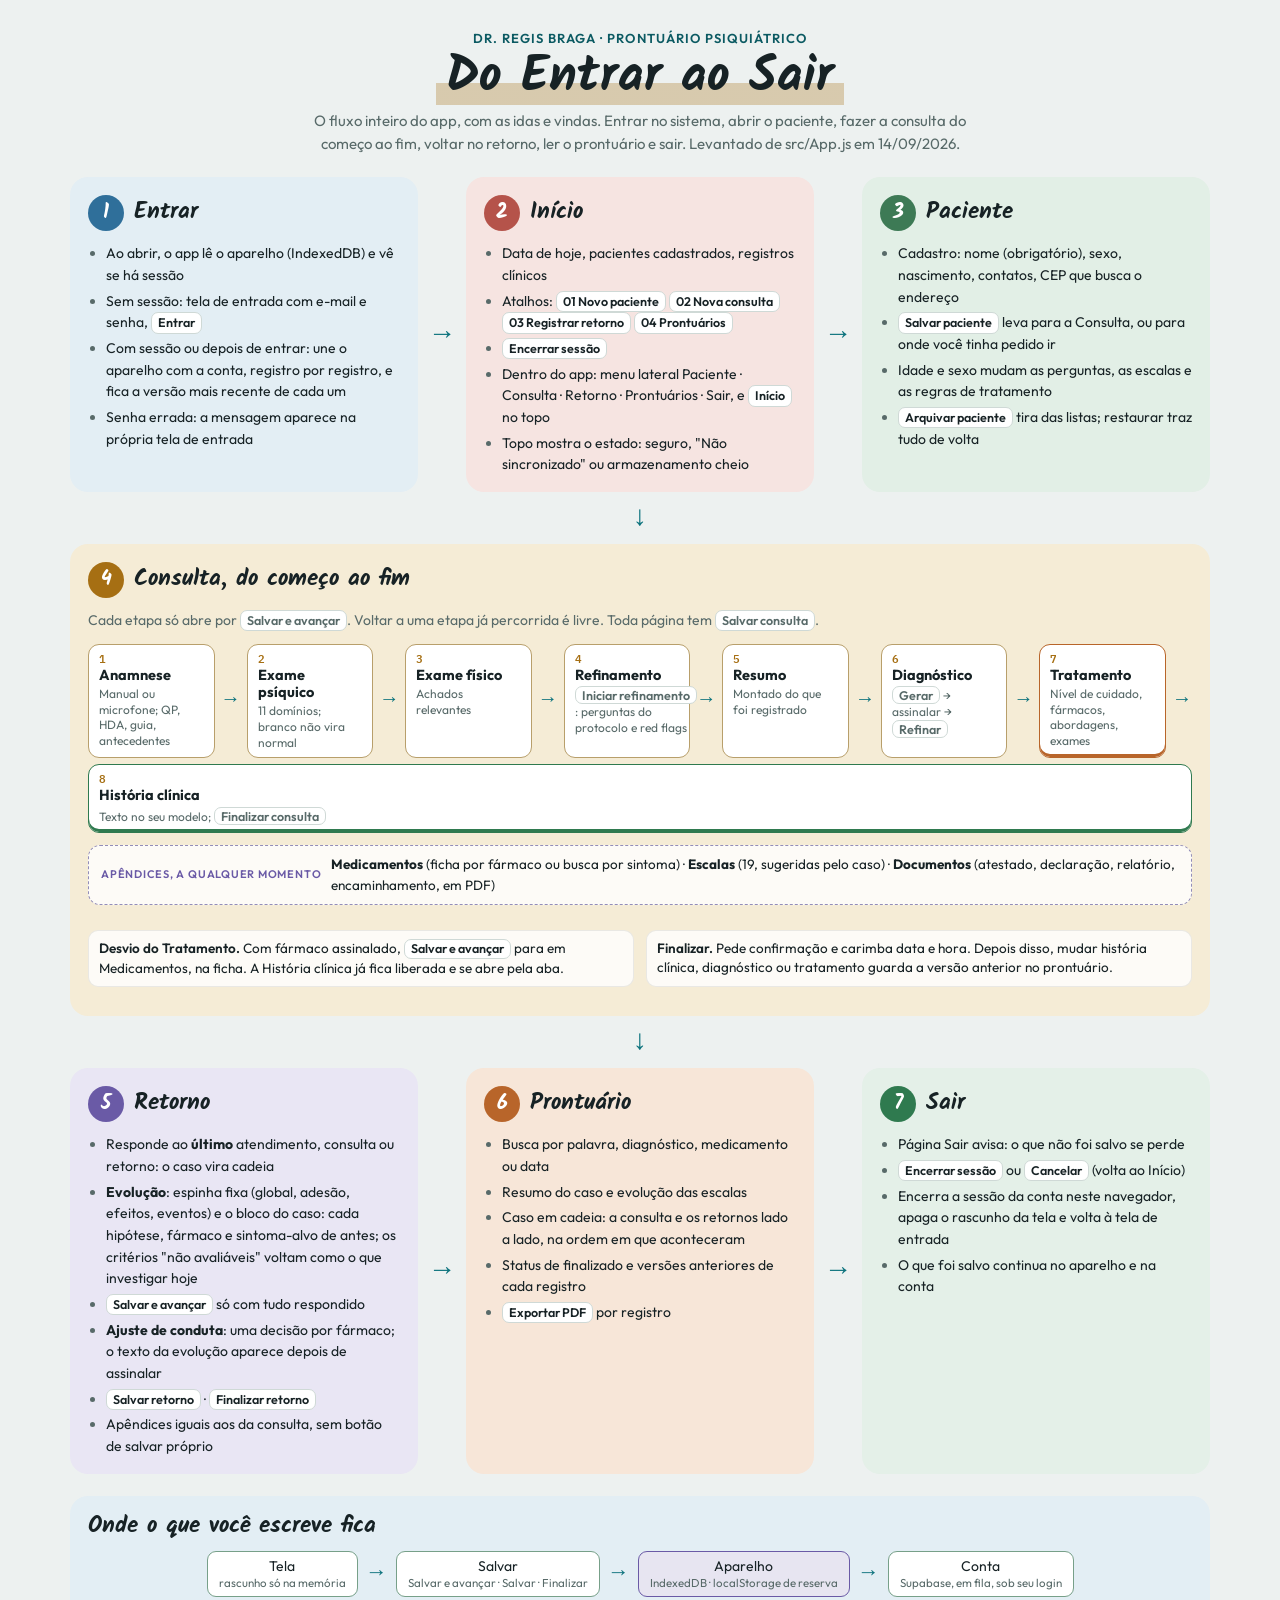
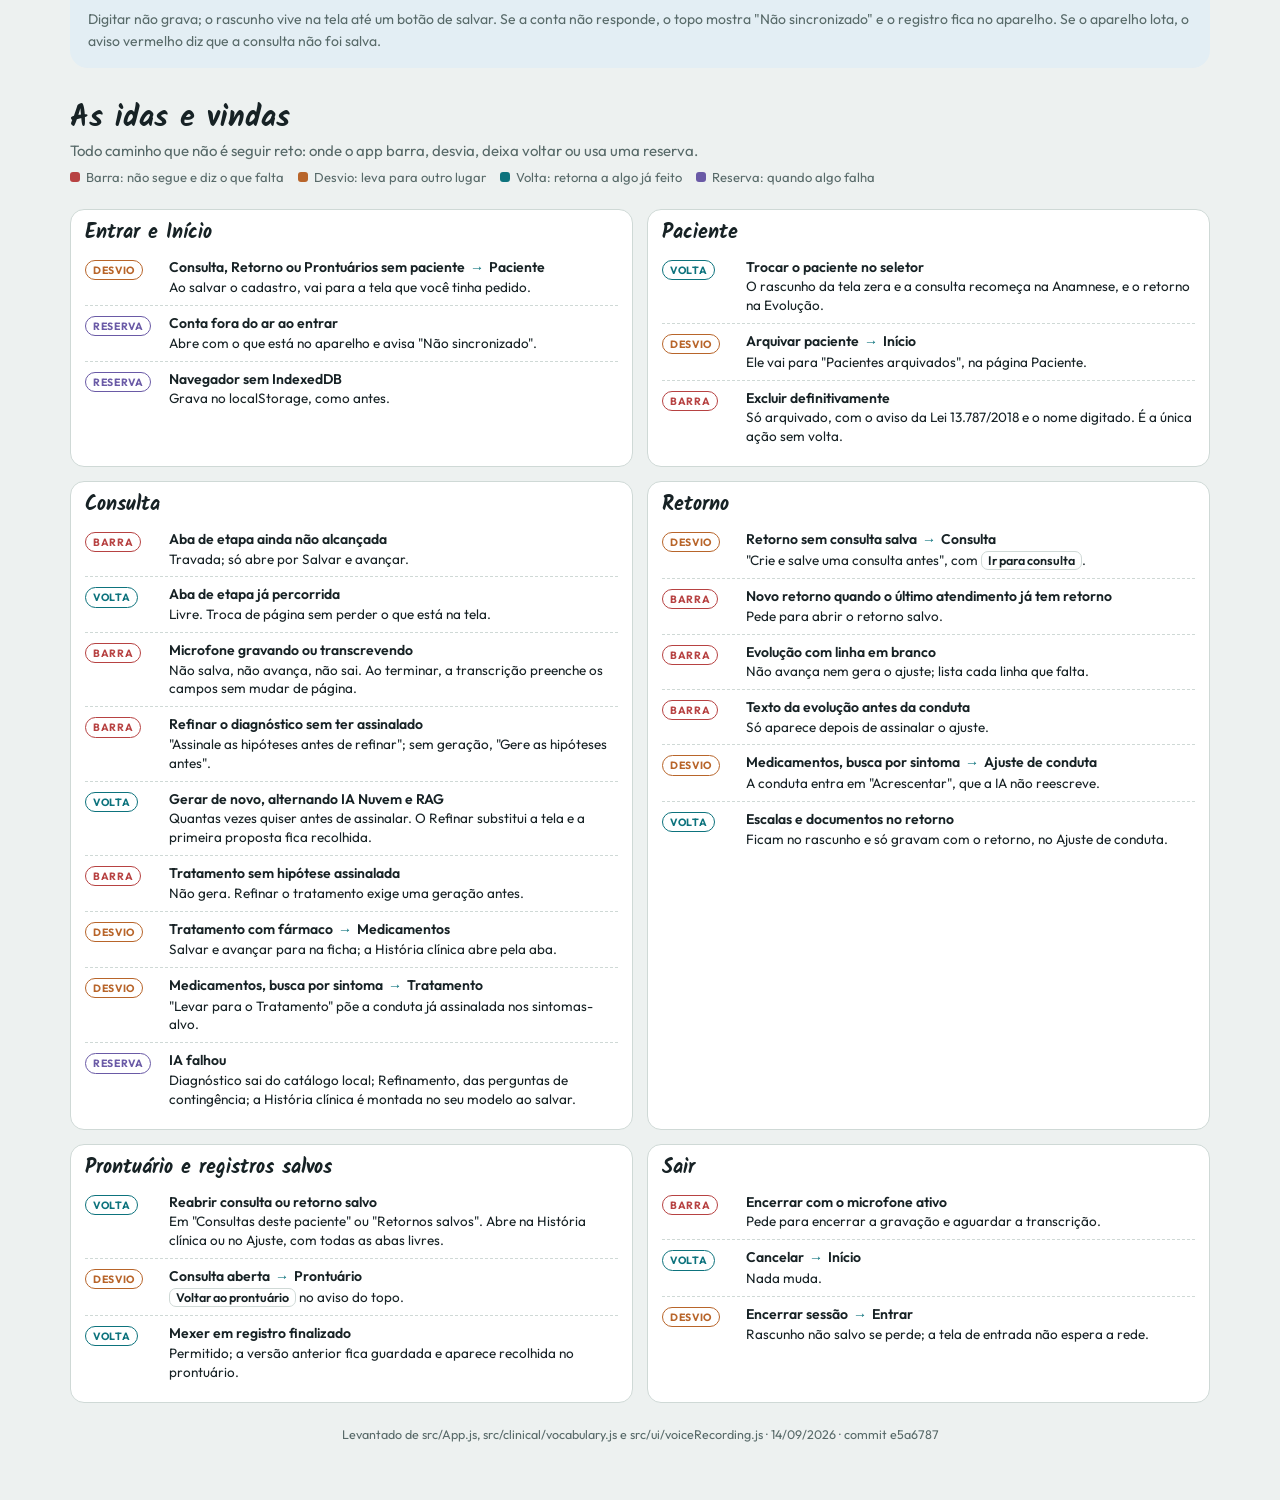
<file: docs/visao-global/fluxo-do-app.html>
<!doctype html>
<html lang="pt-BR">
<head>
<meta charset="utf-8">
<meta name="viewport" content="width=device-width, initial-scale=1">
<title>Fluxo do Prontuário Psiquiátrico</title>
<link rel="preconnect" href="https://fonts.googleapis.com">
<link rel="preconnect" href="https://fonts.gstatic.com" crossorigin>
<link rel="stylesheet" href="https://fonts.googleapis.com/css2?family=Kalam:wght@400;700&family=Outfit:wght@400;500;600;700&family=IBM+Plex+Mono:wght@400;500&display=swap">
<style>
:root{
  --ground:#edf1f0; --paper:#ffffff; --ink:#172225; --muted:#586a69; --line:#cfd9d6;
  --teal:#0d737d; --teal-ink:#0b5a62;
  --p1:#e3eef4; --p1-dot:#2f6f9a;
  --p2:#f6e4e1; --p2-dot:#b5534a;
  --p3:#e2efe6; --p3-dot:#3d7a55;
  --p4:#f5ecd6; --p4-dot:#a66f13;
  --p5:#e9e6f4; --p5-dot:#6a5aa6;
  --p6:#f7e6d8; --p6-dot:#b8652a;
  --p7:#e4f0e8; --p7-dot:#2f7a4f;
  --chip:#ffffffcc; --chip-line:#00000014;
  --ok:#2f7a4f; --warn:#a66f13; --crit:#b74242;
}
@media (prefers-color-scheme: dark){
  :root:not([data-theme="light"]){
    --ground:#0b1618; --paper:#122125; --ink:#e8f2f0; --muted:#9fb3b1; --line:#28403f;
    --teal:#4fb3bb; --teal-ink:#7fd0d6;
    --p1:#15242d; --p1-dot:#6aa8d2;
    --p2:#2a1d1c; --p2-dot:#e08a80;
    --p3:#152820; --p3-dot:#78c294;
    --p4:#2a2415; --p4-dot:#dcae55;
    --p5:#1e1c2c; --p5-dot:#a598e0;
    --p6:#2b2018; --p6-dot:#e39a62;
    --p7:#15261c; --p7-dot:#6fc08f;
    --chip:#ffffff0d; --chip-line:#ffffff1a;
    --ok:#6fc08f; --warn:#dcae55; --crit:#e38383;
  }
}
:root[data-theme="dark"]{
  --ground:#0b1618; --paper:#122125; --ink:#e8f2f0; --muted:#9fb3b1; --line:#28403f;
  --teal:#4fb3bb; --teal-ink:#7fd0d6;
  --p1:#15242d; --p1-dot:#6aa8d2;
  --p2:#2a1d1c; --p2-dot:#e08a80;
  --p3:#152820; --p3-dot:#78c294;
  --p4:#2a2415; --p4-dot:#dcae55;
  --p5:#1e1c2c; --p5-dot:#a598e0;
  --p6:#2b2018; --p6-dot:#e39a62;
  --p7:#15261c; --p7-dot:#6fc08f;
  --chip:#ffffff0d; --chip-line:#ffffff1a;
  --ok:#6fc08f; --warn:#dcae55; --crit:#e38383;
}
*{box-sizing:border-box}
body{margin:0;background:var(--ground);color:var(--ink);font:15px/1.55 "Outfit",system-ui,-apple-system,"Segoe UI",sans-serif}
.wrap{max-width:1180px;margin:0 auto;padding:28px 20px 56px;display:grid;gap:22px}
.hand{font-family:"Kalam","Comic Neue","Segoe Print",cursive}

.head{text-align:center;display:grid;gap:4px;justify-items:center}
.head h1{margin:0;font-size:clamp(30px,5vw,50px);line-height:1.05;text-wrap:balance;font-weight:700;
  background:linear-gradient(transparent 58%, color-mix(in srgb,var(--p4-dot) 30%, transparent) 58%);padding:0 10px}
.head p{margin:0;color:var(--muted);max-width:66ch}
.head .who{font-size:13px;letter-spacing:.08em;text-transform:uppercase;color:var(--teal-ink);font-weight:600}

.row{display:grid;grid-template-columns:1fr auto 1fr auto 1fr;align-items:stretch;gap:10px}
.arrow{align-self:center;color:var(--teal);font-size:28px;font-family:"Kalam",cursive}
.down-arrow{justify-self:center;color:var(--teal);font-size:28px;font-family:"Kalam",cursive;line-height:1;margin:-10px 0}
.panel{border-radius:18px;padding:18px 18px 16px;display:grid;gap:12px;align-content:start;min-width:0}
.panel h2{margin:0;display:flex;gap:10px;align-items:center;font-size:23px;line-height:1.1;font-weight:700;text-wrap:balance}
.num{flex:none;width:36px;height:36px;border-radius:50%;display:grid;place-items:center;color:#fff;font:700 20px/1 "Kalam",cursive}
.p1{background:var(--p1)} .p1 .num{background:var(--p1-dot)}
.p2{background:var(--p2)} .p2 .num{background:var(--p2-dot)}
.p3{background:var(--p3)} .p3 .num{background:var(--p3-dot)}
.p4{background:var(--p4)} .p4 .num{background:var(--p4-dot)}
.p5{background:var(--p5)} .p5 .num{background:var(--p5-dot)}
.p6{background:var(--p6)} .p6 .num{background:var(--p6-dot)}
.p7{background:var(--p7)} .p7 .num{background:var(--p7-dot)}
.panel ul{margin:0;padding-left:18px;display:grid;gap:4px;font-size:14px}
.panel li::marker{color:var(--muted)}
.lede{margin:0;color:var(--muted);font-size:14px}
.btn{display:inline-block;font-size:12.5px;font-weight:600;border:1px solid var(--line);background:var(--paper);border-radius:7px;padding:0 6px;white-space:nowrap}
.tag{display:inline-block;font-family:"IBM Plex Mono",ui-monospace,Menlo,monospace;font-size:11.5px;background:color-mix(in srgb,var(--teal) 12%, transparent);color:var(--teal-ink);border-radius:5px;padding:0 5px}

/* trilho da consulta */
.rail{display:flex;flex-wrap:wrap;align-items:stretch;gap:6px}
.st{background:var(--paper);border:1.5px solid color-mix(in srgb,var(--p4-dot) 55%, var(--line));border-radius:11px;padding:7px 10px;display:grid;gap:3px;align-content:start;min-width:0;flex:1 1 118px}
.st b{font-size:14.5px;line-height:1.2}
.st small{font-size:12px;color:var(--muted);line-height:1.3}
.st .n{font:600 11px/1 "IBM Plex Mono",monospace;color:var(--p4-dot)}
.st.detour{border-color:var(--p6-dot);box-shadow:inset 0 -3px 0 var(--p6-dot)}
.st.end{border-color:var(--p7-dot);box-shadow:inset 0 -3px 0 var(--p7-dot)}
.rail .to{align-self:center;color:var(--teal);font-family:"Kalam",cursive;font-size:20px}
.apx{display:grid;grid-template-columns:auto 1fr;gap:10px;align-items:center;border:1.5px dashed color-mix(in srgb,var(--p5-dot) 60%, var(--line));border-radius:12px;padding:8px 12px;background:var(--chip)}
.apx .lbl{font-size:11px;letter-spacing:.07em;text-transform:uppercase;font-weight:600;color:var(--p5-dot)}
.apx span{font-size:13.5px}
.two{display:grid;grid-template-columns:1fr 1fr;gap:12px}
.note{font-size:13.5px;line-height:1.4;background:var(--chip);border:1px solid var(--chip-line);border-radius:10px;padding:8px 10px}
.note b{font-weight:600}

/* onde o dado mora */
.store{display:flex;align-items:center;gap:8px;flex-wrap:wrap;justify-content:center}
.box{background:var(--paper);border:1.5px solid color-mix(in srgb,var(--p3-dot) 60%, var(--line));border-radius:9px;padding:6px 11px;text-align:center;font-size:14px;line-height:1.25}
.box small{display:block;color:var(--muted);font-size:11.5px}
.box.hl{background:color-mix(in srgb,var(--p5-dot) 16%, var(--paper));border-color:var(--p5-dot)}
.store .arrow{font-size:22px}

/* idas e vindas */
.section-head{display:grid;gap:4px;margin-top:12px}
.section-head h2{margin:0;font-size:30px;line-height:1.1}
.section-head p{margin:0;color:var(--muted);max-width:72ch}
.legend{display:flex;flex-wrap:wrap;gap:6px 14px;font-size:13px;color:var(--muted)}
.legend span{display:inline-flex;align-items:center;gap:6px}
.legend i{width:10px;height:10px;border-radius:3px;background:var(--k)}
.groups{display:grid;grid-template-columns:repeat(2,1fr);gap:14px}
.group{background:var(--paper);border:1px solid var(--line);border-radius:14px;padding:12px 14px;display:grid;gap:0;align-content:start}
.group h3{margin:0 0 6px;font-size:20px;line-height:1.1}
.move{display:grid;grid-template-columns:74px 1fr;gap:10px;padding:8px 0;border-top:1px dashed var(--line)}
.move:first-of-type{border-top:0}
.k{justify-self:start;align-self:start;font-size:10.5px;letter-spacing:.06em;text-transform:uppercase;font-weight:700;color:var(--k);border:1px solid var(--k);border-radius:999px;padding:1px 7px;margin-top:2px}
.k-barra{--k:var(--crit)} .k-desvio{--k:var(--p6-dot)} .k-volta{--k:var(--teal)} .k-reserva{--k:var(--p5-dot)}
.move p{margin:0;font-size:13.5px;line-height:1.4}
.move .path{font-weight:600;color:var(--ink);display:block;font-size:14px}
.move .path em{font-style:normal;color:var(--teal);font-family:"Kalam",cursive;padding:0 2px}
footer{color:var(--muted);font-size:12.5px;text-align:center}

@media (max-width:980px){
  .row{grid-template-columns:1fr}
  .row > .arrow{transform:rotate(90deg);justify-self:center}
  .two,.groups{grid-template-columns:1fr}
}
</style>

<div class="wrap">
  <header class="head">
    <span class="who">Dr. Regis Braga · Prontuário Psiquiátrico</span>
    <h1 class="hand">Do Entrar ao Sair</h1>
    <p>O fluxo inteiro do app, com as idas e vindas. Entrar no sistema, abrir o paciente, fazer a consulta do começo ao fim, voltar no retorno, ler o prontuário e sair. Levantado de src/App.js em 14/09/2026.</p>
  </header>

  <!-- 1 2 3 -->
  <div class="row">
    <section class="panel p1">
      <h2 class="hand"><span class="num">1</span>Entrar</h2>
      <ul>
        <li>Ao abrir, o app lê o aparelho (IndexedDB) e vê se há sessão</li>
        <li>Sem sessão: tela de entrada com e-mail e senha, <span class="btn">Entrar</span></li>
        <li>Com sessão ou depois de entrar: une o aparelho com a conta, registro por registro, e fica a versão mais recente de cada um</li>
        <li>Senha errada: a mensagem aparece na própria tela de entrada</li>
      </ul>
    </section>
    <span class="arrow" aria-hidden="true">→</span>
    <section class="panel p2">
      <h2 class="hand"><span class="num">2</span>Início</h2>
      <ul>
        <li>Data de hoje, pacientes cadastrados, registros clínicos</li>
        <li>Atalhos: <span class="btn">01 Novo paciente</span> <span class="btn">02 Nova consulta</span> <span class="btn">03 Registrar retorno</span> <span class="btn">04 Prontuários</span></li>
        <li><span class="btn">Encerrar sessão</span></li>
        <li>Dentro do app: menu lateral Paciente · Consulta · Retorno · Prontuários · Sair, e <span class="btn">Início</span> no topo</li>
        <li>Topo mostra o estado: seguro, "Não sincronizado" ou armazenamento cheio</li>
      </ul>
    </section>
    <span class="arrow" aria-hidden="true">→</span>
    <section class="panel p3">
      <h2 class="hand"><span class="num">3</span>Paciente</h2>
      <ul>
        <li>Cadastro: nome (obrigatório), sexo, nascimento, contatos, CEP que busca o endereço</li>
        <li><span class="btn">Salvar paciente</span> leva para a Consulta, ou para onde você tinha pedido ir</li>
        <li>Idade e sexo mudam as perguntas, as escalas e as regras de tratamento</li>
        <li><span class="btn">Arquivar paciente</span> tira das listas; restaurar traz tudo de volta</li>
      </ul>
    </section>
  </div>

  <span class="down-arrow" aria-hidden="true">↓</span>

  <!-- 4 consulta -->
  <section class="panel p4">
    <h2 class="hand"><span class="num">4</span>Consulta, do começo ao fim</h2>
    <p class="lede">Cada etapa só abre por <span class="btn">Salvar e avançar</span>. Voltar a uma etapa já percorrida é livre. Toda página tem <span class="btn">Salvar consulta</span>.</p>
    <div class="rail" role="list" aria-label="Etapas da consulta">
      <div class="st" role="listitem"><span class="n">1</span><b>Anamnese</b><small>Manual ou microfone; QP, HDA, guia, antecedentes</small></div><span class="to" aria-hidden="true">→</span>
      <div class="st" role="listitem"><span class="n">2</span><b>Exame psíquico</b><small>11 domínios; branco não vira normal</small></div><span class="to" aria-hidden="true">→</span>
      <div class="st" role="listitem"><span class="n">3</span><b>Exame físico</b><small>Achados relevantes</small></div><span class="to" aria-hidden="true">→</span>
      <div class="st" role="listitem"><span class="n">4</span><b>Refinamento</b><small><span class="btn">Iniciar refinamento</span>: perguntas do protocolo e red flags</small></div><span class="to" aria-hidden="true">→</span>
      <div class="st" role="listitem"><span class="n">5</span><b>Resumo</b><small>Montado do que foi registrado</small></div><span class="to" aria-hidden="true">→</span>
      <div class="st" role="listitem"><span class="n">6</span><b>Diagnóstico</b><small><span class="btn">Gerar</span> → assinalar → <span class="btn">Refinar</span></small></div><span class="to" aria-hidden="true">→</span>
      <div class="st detour" role="listitem"><span class="n">7</span><b>Tratamento</b><small>Nível de cuidado, fármacos, abordagens, exames</small></div><span class="to" aria-hidden="true">→</span>
      <div class="st end" role="listitem"><span class="n">8</span><b>História clínica</b><small>Texto no seu modelo; <span class="btn">Finalizar consulta</span></small></div>
    </div>
    <div class="apx">
      <span class="lbl">Apêndices, a qualquer momento</span>
      <span><b>Medicamentos</b> (ficha por fármaco ou busca por sintoma) · <b>Escalas</b> (19, sugeridas pelo caso) · <b>Documentos</b> (atestado, declaração, relatório, encaminhamento, em PDF)</span>
    </div>
    <div class="two">
      <p class="note"><b>Desvio do Tratamento.</b> Com fármaco assinalado, <span class="btn">Salvar e avançar</span> para em Medicamentos, na ficha. A História clínica já fica liberada e se abre pela aba.</p>
      <p class="note"><b>Finalizar.</b> Pede confirmação e carimba data e hora. Depois disso, mudar história clínica, diagnóstico ou tratamento guarda a versão anterior no prontuário.</p>
    </div>
  </section>

  <span class="down-arrow" aria-hidden="true">↓</span>

  <!-- 5 6 7 -->
  <div class="row">
    <section class="panel p5">
      <h2 class="hand"><span class="num">5</span>Retorno</h2>
      <ul>
        <li>Responde ao <b>último</b> atendimento, consulta ou retorno: o caso vira cadeia</li>
        <li><b>Evolução</b>: espinha fixa (global, adesão, efeitos, eventos) e o bloco do caso: cada hipótese, fármaco e sintoma-alvo de antes; os critérios "não avaliáveis" voltam como o que investigar hoje</li>
        <li><span class="btn">Salvar e avançar</span> só com tudo respondido</li>
        <li><b>Ajuste de conduta</b>: uma decisão por fármaco; o texto da evolução aparece depois de assinalar</li>
        <li><span class="btn">Salvar retorno</span> · <span class="btn">Finalizar retorno</span></li>
        <li>Apêndices iguais aos da consulta, sem botão de salvar próprio</li>
      </ul>
    </section>
    <span class="arrow" aria-hidden="true">→</span>
    <section class="panel p6">
      <h2 class="hand"><span class="num">6</span>Prontuário</h2>
      <ul>
        <li>Busca por palavra, diagnóstico, medicamento ou data</li>
        <li>Resumo do caso e evolução das escalas</li>
        <li>Caso em cadeia: a consulta e os retornos lado a lado, na ordem em que aconteceram</li>
        <li>Status de finalizado e versões anteriores de cada registro</li>
        <li><span class="btn">Exportar PDF</span> por registro</li>
      </ul>
    </section>
    <span class="arrow" aria-hidden="true">→</span>
    <section class="panel p7">
      <h2 class="hand"><span class="num">7</span>Sair</h2>
      <ul>
        <li>Página Sair avisa: o que não foi salvo se perde</li>
        <li><span class="btn">Encerrar sessão</span> ou <span class="btn">Cancelar</span> (volta ao Início)</li>
        <li>Encerra a sessão da conta neste navegador, apaga o rascunho da tela e volta à tela de entrada</li>
        <li>O que foi salvo continua no aparelho e na conta</li>
      </ul>
    </section>
  </div>

  <!-- dado -->
  <section class="panel p1">
    <h2 class="hand">Onde o que você escreve fica</h2>
    <div class="store" role="img" aria-label="Tela, salvar, aparelho, conta">
      <div class="box">Tela <small>rascunho só na memória</small></div><span class="arrow">→</span>
      <div class="box">Salvar <small>Salvar e avançar · Salvar · Finalizar</small></div><span class="arrow">→</span>
      <div class="box hl">Aparelho <small>IndexedDB · localStorage de reserva</small></div><span class="arrow">→</span>
      <div class="box">Conta <small>Supabase, em fila, sob seu login</small></div>
    </div>
    <p class="lede">Digitar não grava; o rascunho vive na tela até um botão de salvar. Se a conta não responde, o topo mostra "Não sincronizado" e o registro fica no aparelho. Se o aparelho lota, o aviso vermelho diz que a consulta não foi salva.</p>
  </section>

  <!-- idas e vindas -->
  <div class="section-head">
    <h2 class="hand">As idas e vindas</h2>
    <p>Todo caminho que não é seguir reto: onde o app barra, desvia, deixa voltar ou usa uma reserva.</p>
    <div class="legend">
      <span class="k-barra"><i></i>Barra: não segue e diz o que falta</span>
      <span class="k-desvio"><i></i>Desvio: leva para outro lugar</span>
      <span class="k-volta"><i></i>Volta: retorna a algo já feito</span>
      <span class="k-reserva"><i></i>Reserva: quando algo falha</span>
    </div>
  </div>

  <div class="groups">
    <section class="group">
      <h3 class="hand">Entrar e Início</h3>
      <div class="move"><span class="k k-desvio">Desvio</span><p><span class="path">Consulta, Retorno ou Prontuários sem paciente <em>→</em> Paciente</span>Ao salvar o cadastro, vai para a tela que você tinha pedido.</p></div>
      <div class="move"><span class="k k-reserva">Reserva</span><p><span class="path">Conta fora do ar ao entrar</span>Abre com o que está no aparelho e avisa "Não sincronizado".</p></div>
      <div class="move"><span class="k k-reserva">Reserva</span><p><span class="path">Navegador sem IndexedDB</span>Grava no localStorage, como antes.</p></div>
    </section>

    <section class="group">
      <h3 class="hand">Paciente</h3>
      <div class="move"><span class="k k-volta">Volta</span><p><span class="path">Trocar o paciente no seletor</span>O rascunho da tela zera e a consulta recomeça na Anamnese, e o retorno na Evolução.</p></div>
      <div class="move"><span class="k k-desvio">Desvio</span><p><span class="path">Arquivar paciente <em>→</em> Início</span>Ele vai para "Pacientes arquivados", na página Paciente.</p></div>
      <div class="move"><span class="k k-barra">Barra</span><p><span class="path">Excluir definitivamente</span>Só arquivado, com o aviso da Lei 13.787/2018 e o nome digitado. É a única ação sem volta.</p></div>
    </section>

    <section class="group">
      <h3 class="hand">Consulta</h3>
      <div class="move"><span class="k k-barra">Barra</span><p><span class="path">Aba de etapa ainda não alcançada</span>Travada; só abre por Salvar e avançar.</p></div>
      <div class="move"><span class="k k-volta">Volta</span><p><span class="path">Aba de etapa já percorrida</span>Livre. Troca de página sem perder o que está na tela.</p></div>
      <div class="move"><span class="k k-barra">Barra</span><p><span class="path">Microfone gravando ou transcrevendo</span>Não salva, não avança, não sai. Ao terminar, a transcrição preenche os campos sem mudar de página.</p></div>
      <div class="move"><span class="k k-barra">Barra</span><p><span class="path">Refinar o diagnóstico sem ter assinalado</span>"Assinale as hipóteses antes de refinar"; sem geração, "Gere as hipóteses antes".</p></div>
      <div class="move"><span class="k k-volta">Volta</span><p><span class="path">Gerar de novo, alternando IA Nuvem e RAG</span>Quantas vezes quiser antes de assinalar. O Refinar substitui a tela e a primeira proposta fica recolhida.</p></div>
      <div class="move"><span class="k k-barra">Barra</span><p><span class="path">Tratamento sem hipótese assinalada</span>Não gera. Refinar o tratamento exige uma geração antes.</p></div>
      <div class="move"><span class="k k-desvio">Desvio</span><p><span class="path">Tratamento com fármaco <em>→</em> Medicamentos</span>Salvar e avançar para na ficha; a História clínica abre pela aba.</p></div>
      <div class="move"><span class="k k-desvio">Desvio</span><p><span class="path">Medicamentos, busca por sintoma <em>→</em> Tratamento</span>"Levar para o Tratamento" põe a conduta já assinalada nos sintomas-alvo.</p></div>
      <div class="move"><span class="k k-reserva">Reserva</span><p><span class="path">IA falhou</span>Diagnóstico sai do catálogo local; Refinamento, das perguntas de contingência; a História clínica é montada no seu modelo ao salvar.</p></div>
    </section>

    <section class="group">
      <h3 class="hand">Retorno</h3>
      <div class="move"><span class="k k-desvio">Desvio</span><p><span class="path">Retorno sem consulta salva <em>→</em> Consulta</span>"Crie e salve uma consulta antes", com <span class="btn">Ir para consulta</span>.</p></div>
      <div class="move"><span class="k k-barra">Barra</span><p><span class="path">Novo retorno quando o último atendimento já tem retorno</span>Pede para abrir o retorno salvo.</p></div>
      <div class="move"><span class="k k-barra">Barra</span><p><span class="path">Evolução com linha em branco</span>Não avança nem gera o ajuste; lista cada linha que falta.</p></div>
      <div class="move"><span class="k k-barra">Barra</span><p><span class="path">Texto da evolução antes da conduta</span>Só aparece depois de assinalar o ajuste.</p></div>
      <div class="move"><span class="k k-desvio">Desvio</span><p><span class="path">Medicamentos, busca por sintoma <em>→</em> Ajuste de conduta</span>A conduta entra em "Acrescentar", que a IA não reescreve.</p></div>
      <div class="move"><span class="k k-volta">Volta</span><p><span class="path">Escalas e documentos no retorno</span>Ficam no rascunho e só gravam com o retorno, no Ajuste de conduta.</p></div>
    </section>

    <section class="group">
      <h3 class="hand">Prontuário e registros salvos</h3>
      <div class="move"><span class="k k-volta">Volta</span><p><span class="path">Reabrir consulta ou retorno salvo</span>Em "Consultas deste paciente" ou "Retornos salvos". Abre na História clínica ou no Ajuste, com todas as abas livres.</p></div>
      <div class="move"><span class="k k-desvio">Desvio</span><p><span class="path">Consulta aberta <em>→</em> Prontuário</span><span class="btn">Voltar ao prontuário</span> no aviso do topo.</p></div>
      <div class="move"><span class="k k-volta">Volta</span><p><span class="path">Mexer em registro finalizado</span>Permitido; a versão anterior fica guardada e aparece recolhida no prontuário.</p></div>
    </section>

    <section class="group">
      <h3 class="hand">Sair</h3>
      <div class="move"><span class="k k-barra">Barra</span><p><span class="path">Encerrar com o microfone ativo</span>Pede para encerrar a gravação e aguardar a transcrição.</p></div>
      <div class="move"><span class="k k-volta">Volta</span><p><span class="path">Cancelar <em>→</em> Início</span>Nada muda.</p></div>
      <div class="move"><span class="k k-desvio">Desvio</span><p><span class="path">Encerrar sessão <em>→</em> Entrar</span>Rascunho não salvo se perde; a tela de entrada não espera a rede.</p></div>
    </section>
  </div>

  <footer>Levantado de src/App.js, src/clinical/vocabulary.js e src/ui/voiceRecording.js · 14/09/2026 · commit e5a6787</footer>
</div>
</file>
